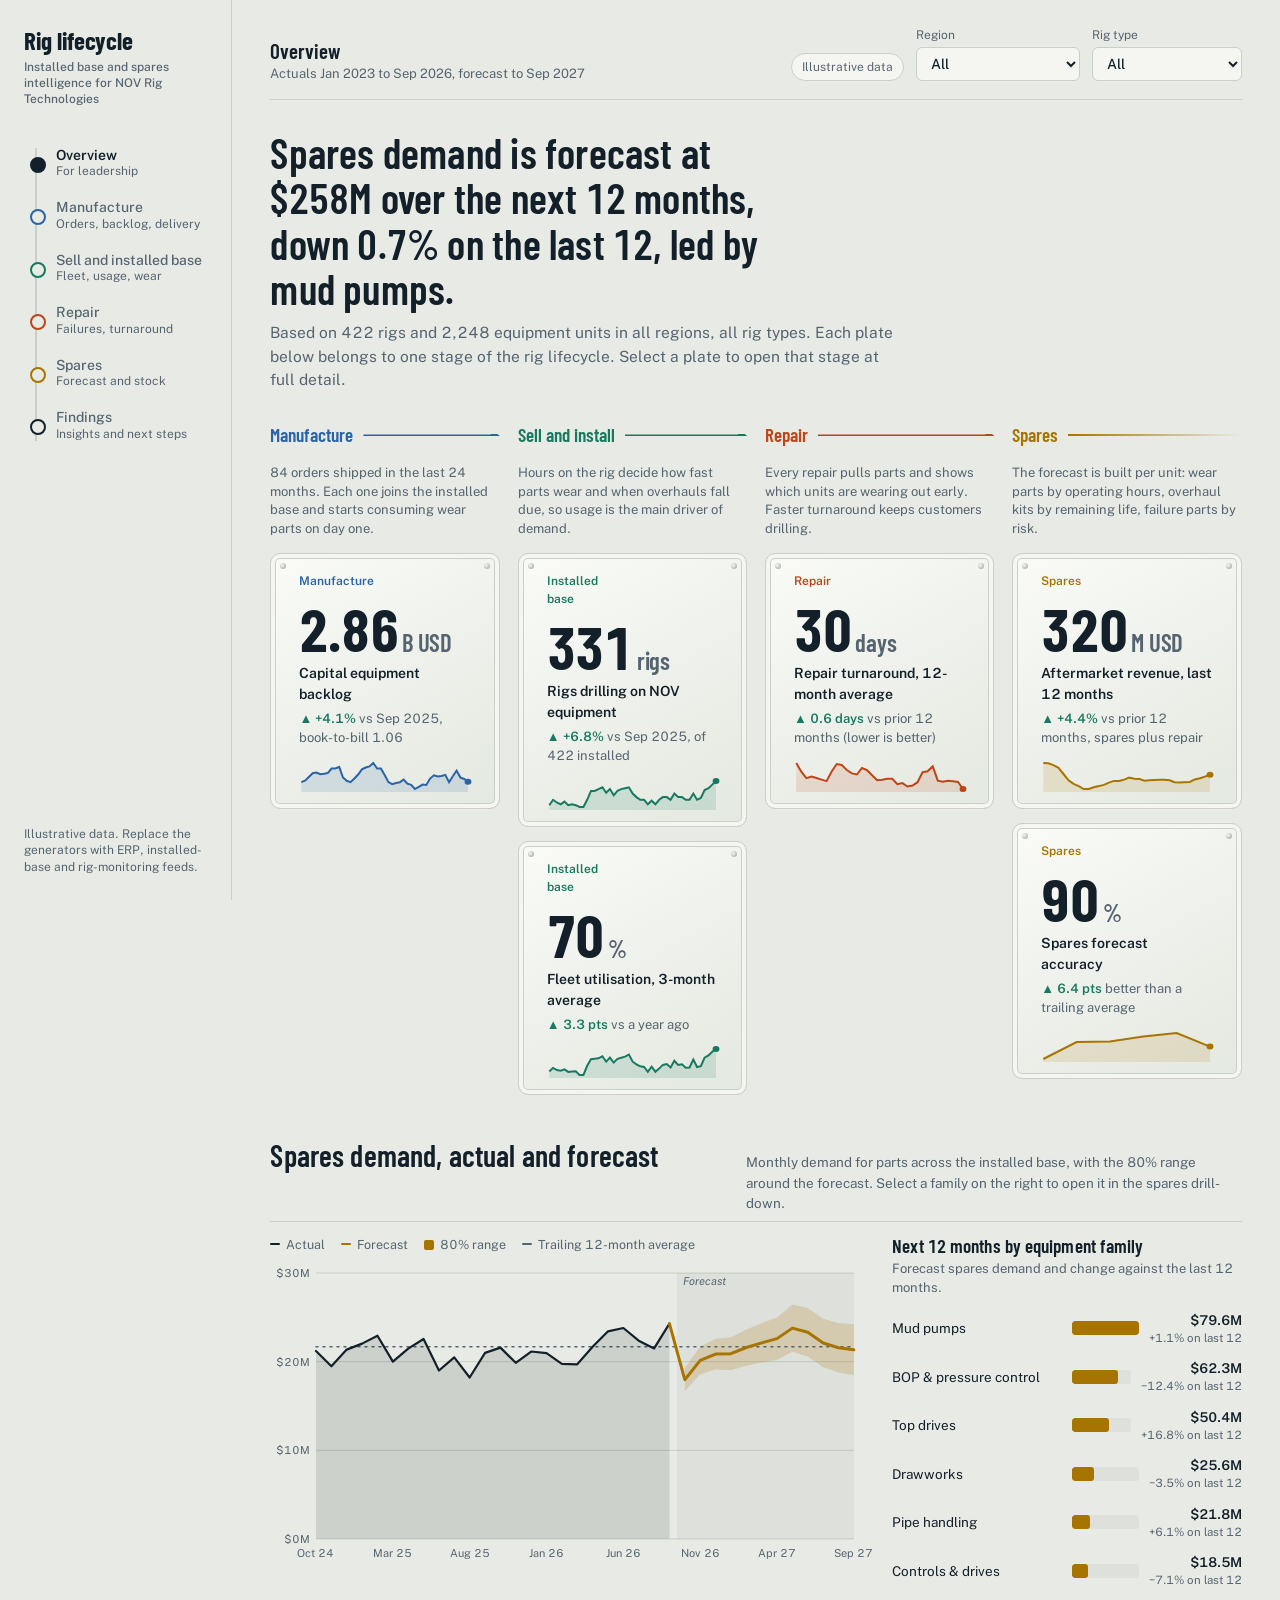
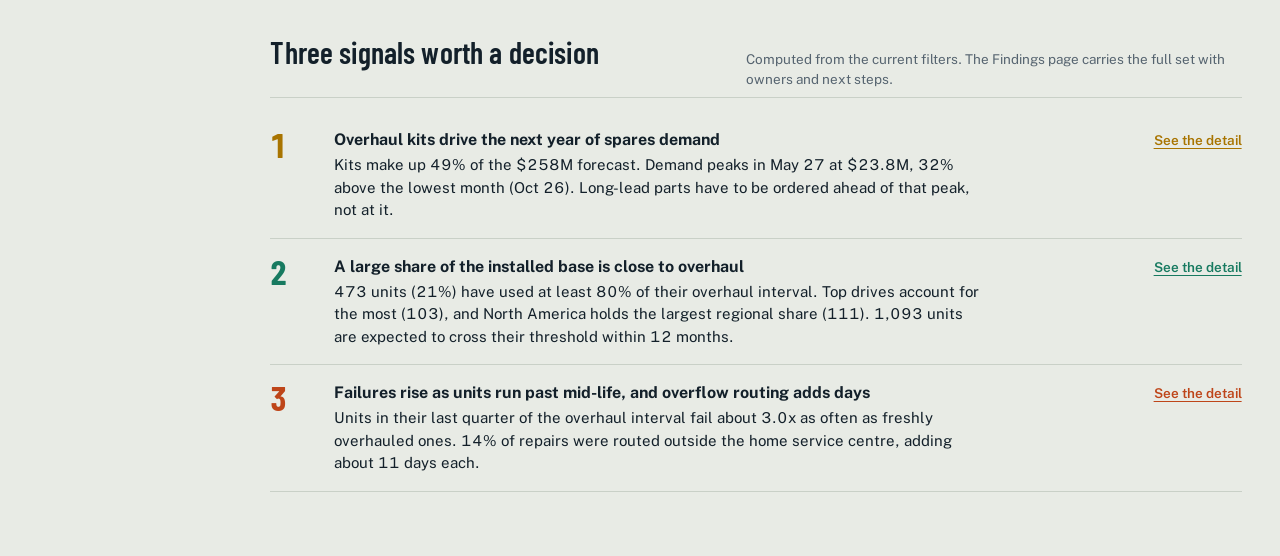
<file: index.html>
<!DOCTYPE html>
<html lang="en">
<head>
<meta charset="utf-8">
<meta name="viewport" content="width=device-width, initial-scale=1, viewport-fit=cover">
<title>Rig lifecycle and spares intelligence</title>
<link rel="preconnect" href="https://fonts.googleapis.com">
<link rel="preconnect" href="https://fonts.gstatic.com" crossorigin>
<link href="https://fonts.googleapis.com/css2?family=Barlow+Condensed:wght@500;600;700&family=Public+Sans:wght@400;500;600&display=swap" rel="stylesheet">
<style>
:root{
  --paper:#E8EBE5;--panel:#F5F6F1;--ink:#13202A;--mute:#566470;--line:#C9D0C7;--hover:rgba(19,32,42,.08);--shade:rgba(19,32,42,.05);
  --man:#2B63A8;--ins:#177A60;--rep:#BE4519;--spa:#A87400;
  --s1:#2B63A8;--s2:#7BA3D1;--s3:#A7B3BE;--s4:#4B5C6A;
  --good:#177A60;--bad:#B3261E;--warn:#A87400;
  --plate-a:#FAFBF7;--plate-b:#E3E8E0;--rivet:#98A398;
  --fd:'Barlow Condensed','Arial Narrow',Impact,sans-serif;--fb:'Public Sans','Segoe UI',Helvetica,Arial,sans-serif;
}
@media (prefers-color-scheme:dark){:root:not([data-theme="light"]){
  --paper:#0D151B;--panel:#15212A;--ink:#E7ECEF;--mute:#93A2AD;--line:#2A3945;--hover:rgba(231,236,239,.1);--shade:rgba(231,236,239,.05);
  --man:#6FA8EE;--ins:#4EC4A0;--rep:#F28D5F;--spa:#EBBB4B;--s1:#6FA8EE;--s2:#3E6BA0;--s3:#5F6F7B;--s4:#E7ECEF;
  --good:#4EC4A0;--bad:#FF8A80;--warn:#EBBB4B;--plate-a:#1B2A34;--plate-b:#111C24;--rivet:#3C4E5B;}}
:root[data-theme="dark"]{
  --paper:#0D151B;--panel:#15212A;--ink:#E7ECEF;--mute:#93A2AD;--line:#2A3945;--hover:rgba(231,236,239,.1);--shade:rgba(231,236,239,.05);
  --man:#6FA8EE;--ins:#4EC4A0;--rep:#F28D5F;--spa:#EBBB4B;--s1:#6FA8EE;--s2:#3E6BA0;--s3:#5F6F7B;--s4:#E7ECEF;
  --good:#4EC4A0;--bad:#FF8A80;--warn:#EBBB4B;--plate-a:#1B2A34;--plate-b:#111C24;--rivet:#3C4E5B;}
*{box-sizing:border-box}
html{height:100%;scroll-padding-top:env(safe-area-inset-top,0px)}
body{margin:0;min-height:100%;background:var(--paper);color:var(--ink);font:400 15px/1.5 var(--fb);font-variant-numeric:tabular-nums;
  padding-top:env(safe-area-inset-top,0px);padding-bottom:env(safe-area-inset-bottom,0px);-webkit-text-size-adjust:100%}
button{font:inherit;color:inherit;cursor:pointer}
:focus-visible{outline:2px solid var(--ink);outline-offset:2px}
h1,h2,h3{font-family:var(--fd);font-weight:600;margin:0;letter-spacing:.005em;line-height:1.08}
h1{font-size:clamp(30px,4.2vw,50px)}
h2{font-size:clamp(22px,2.4vw,30px)}
h3{font-size:19px}
p{margin:0}
.mute{color:var(--mute)}

.app{display:grid;grid-template-columns:232px minmax(0,1fr);min-height:100vh}
/* rail */
.rail{position:sticky;top:0;align-self:start;height:100vh;padding:28px 18px 24px 24px;border-right:1px solid var(--line);display:flex;flex-direction:column;gap:6px;background:var(--paper)}
.brand{font-family:var(--fd);font-weight:700;font-size:25px;line-height:1;margin-bottom:2px}
.brand small{display:block;font:500 12px/1.35 var(--fb);color:var(--mute);margin-top:6px}
.track{position:relative;margin:22px 0 0 6px;padding-left:20px;display:flex;flex-direction:column;gap:2px}
.track::before{content:"";position:absolute;left:5px;top:10px;bottom:10px;width:2px;background:var(--line)}
.nv{position:relative;text-align:left;background:none;border:0;padding:9px 8px 9px 6px;border-radius:6px;color:var(--mute);font-weight:500;font-size:14px;line-height:1.25}
.nv::before{content:"";position:absolute;left:-20px;top:50%;width:12px;height:12px;margin-top:-6px;border-radius:50%;background:var(--paper);border:2px solid var(--c,var(--mute))}
.nv:hover{background:var(--hover);color:var(--ink)}
.nv[aria-current="page"]{color:var(--ink);font-weight:600}
.nv[aria-current="page"]::before{background:var(--c,var(--ink))}
.nv small{display:block;font-weight:400;font-size:12px;color:var(--mute)}
.railfoot{margin-top:auto;font-size:12px;color:var(--mute);line-height:1.4}
/* top */
.wrap{min-width:0;padding:0 clamp(16px,3vw,40px) 64px}
.top{display:flex;flex-wrap:wrap;gap:14px 24px;align-items:flex-end;justify-content:space-between;padding:26px 0 18px;border-bottom:1px solid var(--line)}
.top .ttl{font-family:var(--fd);font-weight:600;font-size:21px}
.top .ttl small{display:block;font:400 13px var(--fb);color:var(--mute)}
.flt{display:flex;flex-wrap:wrap;gap:12px;align-items:flex-end}
.flt label{display:flex;flex-direction:column;font-size:12px;color:var(--mute);gap:3px}
select{font:500 14px var(--fb);color:var(--ink);background:var(--panel);border:1px solid var(--line);border-radius:6px;padding:7px 28px 7px 10px;min-width:150px}
.badge{font-size:12px;border:1px solid var(--line);border-radius:99px;padding:4px 10px;color:var(--mute);background:var(--panel)}
main{padding-top:30px}
.sub{color:var(--mute);max-width:70ch;margin-top:10px}
section{margin-top:44px}
section:first-child{margin-top:0}
.sh{display:flex;flex-wrap:wrap;align-items:baseline;justify-content:space-between;gap:6px 16px;margin-bottom:14px;padding-bottom:8px;border-bottom:1px solid var(--line)}
.sh p{color:var(--mute);font-size:13.5px;max-width:62ch}
.grid2{display:grid;grid-template-columns:repeat(2,minmax(0,1fr));gap:28px}
.grid3{display:grid;grid-template-columns:repeat(3,minmax(0,1fr));gap:28px}
.pc h3{margin-bottom:2px}.pc .cap{font-size:13px;color:var(--mute);margin-bottom:10px;max-width:60ch}
svg{display:block;max-width:100%;overflow:visible}
svg text{font-family:var(--fb)}
.gl{stroke:var(--line);stroke-width:1}
.ax{fill:var(--mute);font-size:11px}
.fcz{fill:var(--shade)}.fct{font-style:italic}
.hit{fill:transparent}.hit:hover{fill:var(--hover)}
.dot{display:inline-block;width:8px;height:8px;border-radius:50%;margin-right:6px}
.tip{position:fixed;z-index:20;pointer-events:none;background:var(--ink);color:var(--paper);font-size:12.5px;line-height:1.45;padding:8px 10px;border-radius:6px;max-width:260px;opacity:0;transition:opacity .08s;box-shadow:0 4px 18px rgba(0,0,0,.25)}
.tip.on{opacity:1}
.leg{display:flex;flex-wrap:wrap;gap:6px 16px;font-size:12.5px;color:var(--mute);margin:0 0 8px}
.leg span::before{content:"";display:inline-block;width:10px;height:10px;border-radius:2px;margin-right:6px;background:var(--c);vertical-align:-1px}
.leg .ln::before{height:2px;margin-bottom:3px;vertical-align:middle}
/* overview hero */
.hero h1{max-width:27ch;font-size:clamp(28px,3.4vw,42px)}
.hero .sub{font-size:15.5px}
.chain{display:grid;grid-template-columns:repeat(4,minmax(0,1fr));gap:18px;margin-top:30px}
.stage{display:flex;flex-direction:column;gap:14px;min-width:0}
.sg{font-family:var(--fd);font-weight:600;font-size:19px;display:flex;align-items:center;gap:10px;color:var(--c)}
.sg::after{content:"";flex:1;height:2px;background:linear-gradient(90deg,var(--c),transparent)}
.stage:not(:last-child) .sg::after{background:var(--c);clip-path:polygon(0 0,calc(100% - 9px) 0,calc(100% - 9px) -4px,100% 50%,calc(100% - 9px) 6px,calc(100% - 9px) 2px,0 2px)}
.snote{font-size:13px;color:var(--mute);line-height:1.45;min-height:5.8em}
.plates{display:flex;flex-direction:column;gap:14px;flex:1}
/* KPI plate */
.plate{position:relative;flex:0 0 auto;display:flex;flex-direction:column;gap:2px;padding:16px 18px 14px;border-radius:10px;cursor:pointer;color:var(--ink);
  background:linear-gradient(150deg,var(--plate-a),var(--plate-b));border:1px solid var(--line);
  box-shadow:inset 0 0 0 4px var(--panel),inset 0 0 0 5px var(--line);transition:transform .15s,border-color .15s}
.plate::before,.plate::after{content:"";position:absolute;width:6px;height:6px;border-radius:50%;background:radial-gradient(circle at 35% 35%,var(--panel),var(--rivet));top:9px}
.plate::before{left:9px}.plate::after{right:9px}
.plate:hover{transform:translateY(-2px);border-color:var(--c)}
.plate:focus-visible{outline-color:var(--c)}
.pl-top{display:flex;justify-content:space-between;align-items:center;font-size:12px;margin:2px 10px 0 10px;color:var(--c);font-weight:600}
.pl-go{opacity:.0;transition:opacity .15s;font-weight:500;color:var(--mute)}.plate:hover .pl-go,.plate:focus-visible .pl-go{opacity:1}
.pl-val{font-family:var(--fd);font-weight:700;font-size:clamp(44px,4.6vw,60px);line-height:1;margin:8px 10px 0;letter-spacing:-.005em}
.pl-val small{font-size:.42em;font-weight:600;margin-left:4px;color:var(--mute)}
.pl-name{margin:2px 10px 0;font-weight:600;font-size:14px}
.pl-d{margin:2px 10px 0;font-size:13px;color:var(--mute)}
.pl-d b{font-weight:600}.up b{color:var(--good)}.dn b{color:var(--bad)}
.pl-sp{margin:8px 10px 0;height:36px}
.legend-dir{display:inline-block;margin-left:4px;font-size:11px;color:var(--mute)}
/* tables */
.tools{display:flex;flex-wrap:wrap;gap:10px;align-items:center;margin-bottom:10px}
input[type=search]{font:400 14px var(--fb);color:var(--ink);background:var(--panel);border:1px solid var(--line);border-radius:6px;padding:7px 10px;min-width:270px}
.seg{display:inline-flex;border:1px solid var(--line);border-radius:7px;overflow:hidden;background:var(--panel)}
.seg button{border:0;background:none;padding:7px 12px;font-size:13.5px;color:var(--mute)}
.seg button[aria-pressed="true"]{background:var(--ink);color:var(--paper)}
.chips{display:flex;flex-wrap:wrap;gap:8px}
.chip{border:1px solid var(--line);background:var(--panel);border-radius:99px;padding:6px 13px;font-size:13.5px;color:var(--mute)}
.chip[aria-pressed="true"]{background:var(--c,var(--ink));border-color:var(--c,var(--ink));color:var(--paper);font-weight:600}
.tw{overflow-x:auto;border-top:1px solid var(--line)}
.tbl{width:100%;border-collapse:collapse;font-size:13.5px;min-width:640px}
.tbl th{font-weight:600;font-size:12.5px;color:var(--mute);text-align:left;padding:9px 10px;border-bottom:1px solid var(--line);cursor:pointer;white-space:nowrap;position:sticky;top:0;background:var(--paper)}
.tbl td{padding:9px 10px;border-bottom:1px solid var(--line);vertical-align:middle}
.tbl .r{text-align:right}.tbl th.r{text-align:right}
.tbl tbody tr[data-act]{cursor:pointer}.tbl tbody tr[data-act]:hover td{background:var(--hover)}
.tbl tr.sel td{background:var(--shade)}
.tbl .xr td{background:var(--shade);padding:16px 14px 18px}
.tbl small{display:block;color:var(--mute);font-size:12px}
.more{margin-top:10px;background:none;border:1px solid var(--line);border-radius:6px;padding:7px 14px;color:var(--mute)}
.st{display:inline-block;border-radius:99px;padding:2px 9px;font-size:12px;font-weight:600;border:1px solid currentColor}
.st.ok{color:var(--good)}.st.soon{color:var(--warn)}.st.now{color:var(--bad)}.st.excess{color:var(--mute)}.st.idle{color:var(--mute)}
/* bars */
.bars{display:flex;flex-direction:column;gap:7px}
.br{display:grid;grid-template-columns:minmax(110px,170px) minmax(0,1fr) auto;gap:10px;align-items:center;font-size:13.5px;padding:2px 0;border-radius:4px}
.br[data-act]{cursor:pointer}.br[data-act]:hover{background:var(--hover)}
.bl small{display:block;color:var(--mute);font-size:11.5px;line-height:1.2}
.bt{height:14px;background:var(--shade);border-radius:3px;overflow:hidden}.bt i{display:block;height:100%;border-radius:3px}
.bv{font-weight:600;min-width:62px;text-align:right}.bv small{display:block;font-weight:400;color:var(--mute);font-size:11.5px}
.pair .bt{height:9px;margin-bottom:3px}
/* heat */
.heat{display:grid;gap:3px;font-size:12.5px}
.heat div{padding:9px 6px;text-align:center;border-radius:3px}
.heat .hh{color:var(--mute);font-weight:600;background:none;padding:4px}
.heat .hl{text-align:left;color:var(--ink);font-weight:500;background:none}
/* callouts, stat strips */
.stats{display:grid;grid-template-columns:repeat(auto-fit,minmax(150px,1fr));gap:0;border-top:2px solid var(--c,var(--ink));border-bottom:1px solid var(--line)}
.stat{padding:12px 16px 12px 0;margin-right:16px}
.stat b{display:block;font-family:var(--fd);font-size:34px;font-weight:700;line-height:1.05}
.stat span{font-size:12.5px;color:var(--mute)}
.call{border-left:3px solid var(--c,var(--ink));padding:4px 0 4px 14px;color:var(--mute);font-size:14px;max-width:74ch}
.ph{display:flex;flex-wrap:wrap;gap:10px 20px;align-items:flex-end;justify-content:space-between}
.ph .idx{font-size:13px;font-weight:600;color:var(--c)}
.ph h1{font-size:clamp(30px,3.6vw,44px);margin-top:2px}
.bar-c{height:6px;background:var(--c);width:64px;border-radius:3px;margin-bottom:12px}
.gantt{display:flex;height:22px;border-radius:4px;overflow:hidden;margin:8px 0 4px;font-size:11.5px}
.gantt div{display:flex;align-items:center;justify-content:center;color:#fff;white-space:nowrap;overflow:hidden}
.kv{display:grid;grid-template-columns:repeat(auto-fit,minmax(150px,1fr));gap:10px 20px;font-size:13px}
.kv b{display:block;font-size:15px}.kv span{color:var(--mute)}
/* sliders */
.scen{display:grid;grid-template-columns:repeat(auto-fit,minmax(220px,1fr));gap:18px 30px;margin:14px 0 6px}
.scen label{font-size:13.5px;font-weight:600;display:block}
.scen output{font-weight:600;color:var(--c)}
.scen small{display:block;color:var(--mute);font-weight:400;font-size:12px}
input[type=range]{width:100%;accent-color:var(--c,var(--spa))}
.btn{border:1px solid var(--line);background:var(--panel);border-radius:6px;padding:7px 13px;font-size:13.5px;color:var(--ink)}
.btn:hover{border-color:var(--ink)}
/* findings */
.find{display:grid;gap:0}
.fi{display:grid;grid-template-columns:48px minmax(0,1fr) auto;gap:6px 16px;padding:16px 0;border-bottom:1px solid var(--line);align-items:start}
.fi .n{font-family:var(--fd);font-size:34px;font-weight:700;color:var(--c);line-height:1}
.fi p{max-width:72ch}.fi b.h{display:block;font-size:16px;margin-bottom:2px}
.lnk{background:none;border:0;color:var(--c,var(--ink));font-weight:600;padding:2px 0;text-decoration:underline;text-underline-offset:3px;font-size:13.5px}
.rec{display:grid;grid-template-columns:34px minmax(0,1fr);gap:4px 14px;padding:16px 0;border-bottom:1px solid var(--line)}
.rec .n{font-family:var(--fd);font-size:28px;font-weight:700;color:var(--c);line-height:1}
.rec .m{display:flex;flex-wrap:wrap;gap:6px 18px;font-size:13px;color:var(--mute);margin-top:6px}
.rec .m b{color:var(--ink);font-weight:600}
.phase{border-top:3px solid var(--c);padding-top:10px}
.phase h3{margin-bottom:6px}.phase ul{margin:0;padding-left:18px;font-size:14px}.phase li{margin:5px 0}
.watch{display:grid;grid-template-columns:repeat(auto-fit,minmax(190px,1fr));gap:0 24px}
.watch div{padding:10px 0;border-bottom:1px solid var(--line);font-size:13.5px}.watch b{font-family:var(--fd);font-size:24px;display:block;line-height:1.1}
.close p{max-width:74ch;margin-top:10px}
.close p:first-child{margin-top:0}
.foot{margin-top:56px;padding-top:14px;border-top:1px solid var(--line);font-size:12.5px;color:var(--mute);max-width:90ch}
/* responsive */
.split{display:grid;grid-template-columns:minmax(0,1.7fr) minmax(0,1fr);gap:28px}
@media (max-width:900px){.split{grid-template-columns:1fr}}
@media (max-width:1180px){.chain{grid-template-columns:repeat(2,minmax(0,1fr))}.stage:not(:last-child) .sg::after{clip-path:none;background:linear-gradient(90deg,var(--c),transparent)}.grid3{grid-template-columns:1fr}}
@media (max-width:900px){
  .app{grid-template-columns:1fr}
  .rail{position:sticky;z-index:10;top:0;height:auto;flex-direction:row;align-items:center;padding:10px 14px;border-right:0;border-bottom:1px solid var(--line);overflow-x:auto;gap:12px}
  .brand{white-space:nowrap;font-size:20px}.brand small,.railfoot,.nv small{display:none}
  .track{flex-direction:row;margin:0;padding:0;gap:4px}.track::before{display:none}
  .nv{white-space:nowrap;padding:7px 10px}.nv::before{display:none}.nv[aria-current="page"]{background:var(--c,var(--ink));color:var(--paper)}
  .grid2{grid-template-columns:1fr}.fi{grid-template-columns:36px 1fr}.fi .lnk{grid-column:2}
  .br{grid-template-columns:100px minmax(0,1fr) auto}
}
@media (max-width:620px){.chain{grid-template-columns:1fr}.top{padding-top:16px}.flt select{min-width:130px}}
@media (prefers-reduced-motion:reduce){*{transition:none!important}}

</style>
</head>
<body>
<div class="app">
  <aside class="rail" id="rail" aria-label="Lifecycle navigation"></aside>
  <div class="wrap">
    <header class="top" id="top"></header>
    <main id="main" tabindex="-1"></main>
  </div>
</div>
<div id="tip" class="tip" role="tooltip"></div>
<script>
/* ============ DATA + MODEL (synthetic, seeded) ============ */
const MN=['Jan','Feb','Mar','Apr','May','Jun','Jul','Aug','Sep','Oct','Nov','Dec'];
const mLab=m=>MN[((m%12)+12)%12]+' '+String((2023+Math.floor(m/12))%100).padStart(2,'0');
const NM=45, HZ=12, NOW=NM-1;           // Jan 2023 .. Sep 2026 actuals, 12-month forecast
const REGIONS=['North America','Middle East','Latin America','Asia Pacific','Europe & Africa'];
const RTYPES=['Land','Jack-up','Floater'];
const PF={'North America':1,'Middle East':1.06,'Latin America':1.08,'Asia Pacific':1.04,'Europe & Africa':1.10};
const CENTER={'North America':'Houston','Middle East':'Dubai','Latin America':'Macaé','Asia Pacific':'Singapore','Europe & Africa':'Aberdeen'};
const CENTERS=['Houston','Dubai','Macaé','Singapore','Aberdeen'];

function mulberry32(a){return function(){a|=0;a=a+0x6D2B79F5|0;let t=Math.imul(a^a>>>15,1|a);t=t+Math.imul(t^t>>>7,61|t)^t;return((t^t>>>14)>>>0)/4294967296}}
const R=mulberry32(20261012);
const rnd=(a=0,b=1)=>a+(b-a)*R();
const pick=a=>a[Math.floor(R()*a.length)];
const gauss=()=>{let u=0,v=0;while(!u)u=R();while(!v)v=R();return Math.sqrt(-2*Math.log(u))*Math.cos(2*Math.PI*v)};
const poisson=l=>{if(l>30)return Math.max(0,Math.round(l+Math.sqrt(l)*gauss()));const L=Math.exp(-l);let k=0,p=1;do{k++;p*=R()}while(p>L);return k-1};
const hazard=x=>0.6+1.6*Math.pow(Math.min(x,1.2),2);

/* Equipment families: overhaul interval (operating hrs), consumable $/op-hr, overhaul kit $, failures per 1,000 hrs,
   unplanned repair $, repair turnaround (days), duty (share of rig hours the unit runs) */
const FAMS=[
 {id:'TD',name:'Top drives',ovh:9500,spHr:14,kit:125e3,lam:.040,rep:42e3,tat:24,duty:.70,models:['TDX-1250','HPS-1000','TDS-11'],
  modes:['Main shaft bearing wear','Gearbox damage','Pipe handler fault','Drive motor fault','Hydraulic leak'],
  parts:[['TD-1101','Washpipe packing kit',.28,1800,8],['TD-1102','Main shaft bearing set',.22,24500,26],['TD-1103','Gearbox seal kit',.18,3200,10],['TD-1104','IBOP valve actuator',.14,9800,14],['TD-1105','Link-tilt cylinder',.10,6400,12],['TD-1106','Cooling blower motor',.08,2900,9]]},
 {id:'MP',name:'Mud pumps',ovh:6500,spHr:22,kit:90e3,lam:.080,rep:28e3,tat:14,duty:.85,models:['14-P-220','12-P-160','Hex pump'],
  modes:['Fluid-end cracking','Valve & seat washout','Liner / piston wear','Pulsation dampener fault','Gear-end bearing'],
  parts:[['MP-2201','Valve & seat set',.30,950,5],['MP-2202','Liner & piston kit',.26,3100,6],['MP-2203','Fluid end module',.16,38000,30],['MP-2204','Packing set',.14,720,4],['MP-2205','Pulsation dampener bladder',.08,1300,8],['MP-2206','Gear-end bearing',.06,5200,18]]},
 {id:'DW',name:'Drawworks',ovh:14000,spHr:9,kit:170e3,lam:.020,rep:65e3,tat:35,duty:.60,models:['2,000 hp class','3,000 hp class'],
  modes:['Brake band wear','Drum clutch fault','Drive shaft bearing','Lube system failure'],
  parts:[['DW-3301','Brake band set',.30,14800,16],['DW-3302','Drum clutch kit',.24,11200,18],['DW-3303','Drive shaft bearing',.18,18900,28],['DW-3304','Gear lube pump',.14,4600,12],['DW-3305','Brake cooling pump',.08,5800,12],['DW-3306','Encoder assembly',.06,2100,8]]},
 {id:'BOP',name:'BOP & pressure control',ovh:8000,spHr:11,kit:250e3,lam:.015,rep:120e3,tat:45,duty:.80,models:['Subsea stack 18¾″ 15K','Surface stack 13⅝″ 10K','Surface stack 11″ 5K'],
  modes:['Annular element wear','Ram seal leak','Choke & kill valve fault','Pod regulator drift'],
  parts:[['BP-4401','Annular packing element',.28,22500,24],['BP-4402','Ram rubber set',.26,6900,14],['BP-4403','Bonnet seal kit',.18,3400,10],['BP-4404','Choke & kill valve',.12,31000,32],['BP-4405','Pod regulator',.10,12800,22],['BP-4406','Accumulator bladder',.06,2700,9]]},
 {id:'PH',name:'Pipe handling',ovh:8500,spHr:8,kit:62e3,lam:.050,rep:30e3,tat:18,duty:.65,models:['Iron roughneck','Pipe racker','Catwalk'],
  modes:['Gripper wear','Hydraulic cylinder leak','Rotary head bearing','Sensor fault'],
  parts:[['PH-5501','Gripper jaw set',.30,2300,6],['PH-5502','Torque wrench die set',.22,1700,5],['PH-5503','Hydraulic cylinder kit',.20,4100,10],['PH-5504','Rotary head bearing',.12,8800,16],['PH-5505','Hose & fitting kit',.10,950,4],['PH-5506','Sensor package',.06,3600,9]]},
 {id:'CT',name:'Controls & drives',ovh:11000,spHr:4,kit:45e3,lam:.040,rep:22e3,tat:10,duty:.95,models:['NOVOS control system','AC drive (VFD)'],
  modes:['Drive module failure','PLC / I/O fault','Network fault','Cooling fault'],
  parts:[['CT-6601','Drive IGBT module',.30,7800,12],['CT-6602','PLC I/O card',.24,2400,8],['CT-6603','Operator HMI panel',.18,5900,14],['CT-6604','Cooling fan kit',.14,780,4],['CT-6605','Encoder cable set',.08,640,3],['CT-6606','Network switch',.06,1900,6]]}
];
const FAM={};FAMS.forEach(f=>{FAM[f.id]=f;f.kitPart=[f.id+'-K',f.name.replace('& pressure control','')+' major overhaul kit',null,f.kit,Math.round(10+f.kit/25000)]});

/* ---- customers & rigs ---- */
const CUSTS=[];
const fleet=[58,52,46,40,36,32,30,26,24,20,18,16,14,10];
const kinds=['Offshore','Land','Mixed','Offshore','Land','Offshore','Mixed','Land','Offshore','Mixed','Land','Offshore','Land','Mixed'];
const homes=['Middle East','North America','Latin America','Europe & Africa','North America','Asia Pacific','Middle East','North America','Latin America','Asia Pacific','Middle East','Europe & Africa','Latin America','Asia Pacific'];
fleet.forEach((n,i)=>CUSTS.push({id:'C'+(i+1),name:'Contractor '+String.fromCharCode(65+i),kind:kinds[i],home:homes[i],n}));
const CUST={};CUSTS.forEach(c=>CUST[c.id]=c);

const bump=(m,c,w)=>Math.exp(-Math.pow((m-c)/w,2));
const MKT={Land:m=>.80-.06*bump(m,30,7)+.025*Math.sin(m/12*2*Math.PI),
 'Jack-up':m=>.70+.17*Math.pow(Math.max(m,0)/44,.8)-.03*bump(m,26,5),
 Floater:m=>.58+.25*Math.pow(Math.max(m,0)/44,.7)-.04*bump(m,27,5)};

const RIGS=[];let rn=1;
CUSTS.forEach(c=>{for(let i=0;i<c.n;i++){
  const type=c.kind==='Land'?'Land':c.kind==='Offshore'?(R()<.55?'Floater':'Jack-up'):(R()<.5?'Land':(R()<.5?'Jack-up':'Floater'));
  const region=R()<.75?c.home:pick(REGIONS);
  const comm=type==='Land'?Math.round(rnd(2008,2022)):type==='Jack-up'?Math.round(rnd(2000,2019)):Math.round(rnd(2004,2017));
  RIGS.push({id:'RIG-'+String(rn++).padStart(3,'0'),cust:c.id,type,region,comm,hrs:new Float32Array(NM),act:new Uint8Array(NM),units:[]});
}});
RIGS.forEach(r=>{let a=R()<MKT[r.type](0);
  for(let m=0;m<NM;m++){if(R()>.88)a=R()<MKT[r.type](m);r.act[m]=a?1:0;r.hrs[m]=a?730*rnd(.82,.97):0;}});

/* ---- units + monthly simulation ---- */
const UNITS=[],WOS=[];let un=1;
const PRES={Land:{TD:.9,MP:1,DW:.85,BOP:.6,PH:.7,CT:.95},'Jack-up':{TD:1,MP:1,DW:.9,BOP:.9,PH:.85,CT:1},Floater:{TD:1,MP:1,DW:.75,BOP:1,PH:1,CT:1}};
RIGS.forEach(r=>{FAMS.forEach(f=>{
  if(R()>PRES[r.type][f.id])return;
  const tm=f.id==='BOP'?({Land:.35,'Jack-up':.8,Floater:1.6})[r.type]:(r.type==='Floater'?1.15:r.type==='Land'?.9:1);
  const u={id:f.id+'-'+String(un++).padStart(5,'0'),rig:r.id,fam:f.id,model:pick(f.models),comm:Math.min(2024,r.comm+Math.round(rnd(0,4))),
    tm,pf:PF[r.region],cust:r.cust,region:r.region,type:r.type,
    hrs:new Float32Array(NM),spC:new Float32Array(NM),spK:new Float32Array(NM),spF:new Float32Array(NM),rep:new Float32Array(NM),
    fail:new Uint8Array(NM),ovh:new Uint8Array(NM),hs:new Float32Array(NM),hs0:0};
  const cohort=r.comm>=2009&&r.comm<=2016&&R()<.9;
  const rem=rnd(1,12)*f.duty*420;
  let hs=u.hs0=(cohort?Math.max(.03,1-rem/f.ovh):rnd(.02,.97))*f.ovh, thr=f.ovh*rnd(.95,1.08);
  for(let m=0;m<NM;m++){
    const h=r.hrs[m]*f.duty*rnd(.9,1.05); u.hrs[m]=h;
    u.spC[m]=h*f.spHr*tm*u.pf*rnd(.8,1.2);
    const x0=hs/f.ovh; hs+=h;
    const nf=poisson(f.lam*h/1000*hazard(x0)); u.fail[m]=nf;
    for(let k=0;k<nf;k++){
      const cost=f.rep*tm*u.pf*Math.exp(.35*gauss());
      u.spF[m]+=cost*.35;u.rep[m]+=cost*.65;
      WOS.push(mkWO(u,f,m,false,FAMS_mode(f),cost));
    }
    if(hs>=thr){
      const kit=f.kit*tm*u.pf*rnd(.9,1.1), lab=f.kit*.35*tm*u.pf*rnd(.85,1.15);
      u.spK[m]=kit;u.rep[m]+=lab;u.ovh[m]=1;
      WOS.push(mkWO(u,f,m,true,'Planned major overhaul',kit+lab,kit,lab));
      hs=rnd(0,300);thr=f.ovh*rnd(.95,1.08);
    }
    u.hs[m]=hs;
  }
  UNITS.push(u);r.units.push(u);
});});
function FAMS_mode(f){const w=[.38,.26,.18,.12,.06].slice(0,f.modes.length);const s=w.reduce((a,b)=>a+b,0);let x=R()*s;for(let i=0;i<w.length;i++){x-=w[i];if(x<=0)return f.modes[i];}return f.modes[0];}
function mkWO(u,f,m,planned,mode,cost,parts,labour){
  const home=CENTER[u.region], center=R()<.82?home:'Houston', overflow=center!==home;
  let tat=(planned?f.tat*1.5:f.tat*.75)*(1.15-.2*m/44)*Math.exp(.3*gauss());
  if(overflow)tat=tat*1.15+7;
  return {unit:u.id,rig:u.rig,fam:f.id,cust:u.cust,region:u.region,type:u.type,m,planned,mode,tat:Math.round(tat),cost,
    parts:parts!=null?parts:cost*.35,labour:labour!=null?labour:cost*.65,center,overflow,model:u.model};
}
WOS.sort((a,b)=>a.m-b.m);WOS.forEach((w,i)=>w.id='WO-'+String(10001+i));

/* ---- capital orders (manufacturing) ---- */
const PRODS=[
 {id:'PKG-OFF',name:'Offshore drilling package',grp:'Rig packages',lead:26,val:[70,230]},
 {id:'PKG-LND',name:'Land rig package',grp:'Rig packages',lead:14,val:[18,45]},
 {id:'TD',name:'Top drive',grp:'Top drives & drawworks',lead:11,val:[6,14]},
 {id:'DW',name:'Drawworks',grp:'Top drives & drawworks',lead:14,val:[8,20]},
 {id:'MP',name:'Mud pump',grp:'Mud pumps & BOP',lead:9,val:[3,10]},
 {id:'BOP',name:'BOP stack',grp:'Mud pumps & BOP',lead:18,val:[15,60]},
 {id:'PH',name:'Pipe handling system',grp:'Handling & controls',lead:10,val:[4,12]},
 {id:'CT',name:'Controls & drives',grp:'Handling & controls',lead:10,val:[3,9]}];
const PROD={};PRODS.forEach(p=>PROD[p.id]=p);
const GRPS=['Rig packages','Top drives & drawworks','Mud pumps & BOP','Handling & controls'];
const PLANTS=['Houston','Kristiansand','Singapore','Dubai'];
const ORDERS=[];
for(let i=0;i<210;i++){
  const p=R()<.16?PRODS[0]:R()<.12?PRODS[1]:pick(PRODS.slice(2));
  const cs=[];CUSTS.forEach(c=>{for(let k=0;k<Math.ceil(c.n/10);k++)cs.push(c)});const c=pick(cs);
  const type=p.id==='PKG-OFF'?(R()<.5?'Floater':'Jack-up'):p.id==='PKG-LND'?'Land':(c.kind==='Land'?'Land':c.kind==='Offshore'?pick(['Floater','Jack-up']):pick(RTYPES));
  const om=Math.floor(-20+65*Math.pow(R(),.9));
  const lead=Math.round(p.lead*rnd(.85,1.15));
  const sched=om+lead;
  const slip=Math.max(-1,Math.round(2.4-1.7*Math.max(om,0)/44+gauss()*1.1));
  const plant=(type==='Land'&&R()<.6)?'Houston':(p.id==='PKG-OFF'?pick(['Kristiansand','Singapore','Houston']):pick(PLANTS));
  ORDERS.push({id:'PO-'+String(4000+i),cust:c.id,prod:p.id,grp:p.grp,type,region:R()<.8?c.home:pick(REGIONS),plant,
    val:rnd(p.val[0],p.val[1])*1e6,om,sched,act:sched+slip,slip});
}
ORDERS.sort((a,b)=>a.om-b.om);
ORDERS.forEach(o=>{o.delivered=o.act<=NOW;
  const pr=(NOW-o.om)/Math.max(1,(o.act-o.om));
  o.stage=o.delivered?'Delivered':pr<.2?'Engineering':pr<.7?'Fabrication':pr<.85?'Factory test':'Shipping & commissioning';
  o.pr=Math.max(0,Math.min(1,pr));});

/* ---- scope / aggregation ---- */
const S={page:'overview',region:'All',rtype:'All',fam:'All',scen:{util:0,defer:0,price:0},sort:{},q:{},open:{},oFilter:'Open'};
const inScope=o=>(S.region==='All'||o.region===S.region)&&(S.rtype==='All'||o.type===S.rtype);
const CACHE={};
const z=()=>new Float64Array(NM);
function scope(){
  const k=S.region+'|'+S.rtype; if(CACHE[k])return CACHE[k];
  const units=UNITS.filter(inScope),rigs=RIGS.filter(inScope),orders=ORDERS.filter(inScope),wos=WOS.filter(inScope);
  const A={units,rigs,orders,wos,sp:z(),spC:z(),spK:z(),spF:z(),rep:z(),hrs:z(),fails:z(),act:z(),rigHrs:z(),util:z(),
    famSp:{},famC:{},famK:{},famF:{},famRep:{},famHrs:{},famFail:{},typeUtil:{},bl:z(),blG:{},oin:z(),oout:z(),oinN:z()};
  FAMS.forEach(f=>{['famSp','famC','famK','famF','famRep','famHrs','famFail'].forEach(n=>A[n][f.id]=z())});
  units.forEach(u=>{const id=u.fam;for(let m=0;m<NM;m++){
    const c=u.spC[m],k=u.spK[m],f=u.spF[m];
    A.spC[m]+=c;A.spK[m]+=k;A.spF[m]+=f;A.sp[m]+=c+k+f;A.rep[m]+=u.rep[m];A.hrs[m]+=u.hrs[m];A.fails[m]+=u.fail[m];
    A.famSp[id][m]+=c+k+f;A.famC[id][m]+=c;A.famK[id][m]+=k;A.famF[id][m]+=f;A.famRep[id][m]+=u.rep[m];A.famHrs[id][m]+=u.hrs[m];A.famFail[id][m]+=u.fail[m];}});
  RTYPES.forEach(t=>A.typeUtil[t]={n:0,h:z(),u:z()});
  rigs.forEach(r=>{const T=A.typeUtil[r.type];T.n++;for(let m=0;m<NM;m++){A.act[m]+=r.act[m];A.rigHrs[m]+=r.hrs[m];T.h[m]+=r.hrs[m];}});
  for(let m=0;m<NM;m++){A.util[m]=rigs.length?A.rigHrs[m]/(730*rigs.length):0;RTYPES.forEach(t=>{const T=A.typeUtil[t];T.u[m]=T.n?T.h[m]/(730*T.n):null});}
  GRPS.forEach(g=>A.blG[g]=z());
  orders.forEach(o=>{for(let m=0;m<NM;m++){if(o.om<=m&&m<o.act){A.bl[m]+=o.val;A.blG[o.grp][m]+=o.val;}}
    if(o.om>=0&&o.om<NM){A.oin[o.om]+=o.val;} if(o.act>=0&&o.act<NM)A.oout[o.act]+=o.val;});
  return CACHE[k]=A;
}
const sum=(a,i0,i1)=>{let s=0;for(let i=Math.max(0,i0);i<=i1;i++)s+=a[i]||0;return s};
const mean=a=>a.length?a.reduce((x,y)=>x+y,0)/a.length:0;

/* ---- forecast engine: unit-level, hours-driven ---- */
const erf=x=>{const t=1/(1+.3275911*Math.abs(x)),y=1-(((((1.061405429*t-1.453152027)*t)+1.421413741)*t-.284496736)*t+.254829592)*t*Math.exp(-x*x);return x>=0?y:-y};
const Phi=x=>.5*(1+erf(x/Math.SQRT2));
function forecast(units,scen,s,Hn){
  const out={};FAMS.forEach(f=>out[f.id]={cons:Array(Hn).fill(0),kit:Array(Hn).fill(0),fail:Array(Hn).fill(0),kitN:Array(Hn).fill(0)});
  const next=new Map(), pr=1+scen.price, ut=1+scen.util;
  for(const u of units){const f=FAM[u.fam],o=out[u.fam];
    let a=0;for(let k=s-5;k<=s;k++)a+=u.hrs[k];const base=a/6, avgH=base*ut;
    const typH=Math.max(avgH,330*f.duty);
    const s0=.045*f.ovh, mu=f.ovh*1.015;
    let hs=u.hs[s], sg0=Math.sqrt(s0*s0+Math.pow(.32*typH,2)), prev=Phi((hs-mu)/(hs>mu?s0:sg0)), nx=false;
    for(let h=0;h<Hn;h++){
      const x0=hs/f.ovh;hs+=avgH;
      o.cons[h]+=avgH*f.spHr*u.tm*u.pf*pr;
      o.fail[h]+=f.lam*avgH/1000*hazard(x0)*f.rep*u.tm*u.pf*.35*1.07*pr;
      const sg=Math.sqrt(s0*s0+Math.pow(.32*typH*Math.sqrt(h+1),2));
      const zz=u.hs[s]+avgH*(h+1)-mu, cum=Phi(zz/(zz>0?s0:sg)), d=Math.max(0,cum-prev);prev=Math.max(prev,cum);
      if(h===0&&cum<0)0;
      o.kit[h]+=f.kit*u.tm*u.pf*pr*(1-scen.defer)*d;o.kitN[h]+=(1-scen.defer)*d;
      if(!nx&&cum>=.5){next.set(u.id,h);nx=true;}
    }}
  return {out,next};
}
function fcTotals(F,Hn){
  const tot=Array(Hn).fill(0),cons=Array(Hn).fill(0),kit=Array(Hn).fill(0),fail=Array(Hn).fill(0),fam={},kitN=Array(Hn).fill(0);
  FAMS.forEach(f=>{const o=F.out[f.id];fam[f.id]=o.cons.map((v,h)=>v+o.kit[h]+o.fail[h]);
    for(let h=0;h<Hn;h++){tot[h]+=fam[f.id][h];cons[h]+=o.cons[h];kit[h]+=o.kit[h];fail[h]+=o.fail[h];kitN[h]+=o.kitN[h];}});
  return {tot,cons,kit,fail,fam,kitN,next:F.next,out:F.out};
}
const NEUTRAL={util:0,defer:0,price:0};
const FCACHE={};
function getFc(scen){
  const k=S.region+'|'+S.rtype+'|'+JSON.stringify(scen||NEUTRAL);
  if(FCACHE[k])return FCACHE[k];
  const A=scope();return FCACHE[k]=fcTotals(forecast(A.units,scen||NEUTRAL,NOW,HZ),HZ);
}
function getBt(){
  const k='bt|'+S.region+'|'+S.rtype;if(FCACHE[k])return FCACHE[k];
  const A=scope(),s=38,Hn=6,F=fcTotals(forecast(A.units,NEUTRAL,s,Hn),Hn);
  let err=0,errB=0,act=0,mp=0,mpn=0;const byFam={};
  FAMS.forEach(f=>{const base=sum(A.famSp[f.id],s-11,s)/12;let e=0,eb=0,a=0;
    for(let h=0;h<Hn;h++){const A_=A.famSp[f.id][s+1+h];e+=Math.abs(F.fam[f.id][h]-A_);eb+=Math.abs(base-A_);a+=A_;}
    byFam[f.id]={wape:a?e/a:0,base:a?eb/a:0};err+=e;errB+=eb;act+=a;});
  const tot=[],fore=[],actual=[];
  for(let h=0;h<Hn;h++){const a=A.sp[s+1+h];if(a>0){mp+=Math.abs(F.tot[h]-a)/a;mpn++;}tot.push(F.tot[h]);actual.push(a);}
  return FCACHE[k]={wape:act?err/act:0,base:act?errB/act:0,mape:mpn?mp/mpn:.06,byFam,fc:tot,actual,s};
}

/* ---- parts ---- */
function hashN(str){let h=2166136261;for(let i=0;i<str.length;i++){h^=str.charCodeAt(i);h=Math.imul(h,16777619)}return ((h>>>0)%10000)/10000}
function partRows(famId){
  const A=scope(),FC=getFc(S.scen),fams=famId==='All'?FAMS:[FAM[famId]],rows=[];
  fams.forEach(f=>{
    const cons=A.famC[f.id],fail=A.famF[f.id],kit=A.famK[f.id],o=FC.out[f.id];
    const defs=f.parts.map(p=>({no:p[0],desc:p[1],share:p[2],price:p[3],lt:p[4],kind:'wear'})).concat([{no:f.kitPart[0],desc:f.kitPart[1],share:null,price:f.kitPart[3],lt:f.kitPart[4],kind:'kit'}]);
    defs.forEach(p=>{
      const hist=[],fc=[];
      for(let m=0;m<NM;m++)hist.push(p.kind==='kit'?kit[m]:(cons[m]+fail[m])*p.share);
      for(let h=0;h<HZ;h++)fc.push(p.kind==='kit'?o.kit[h]:(o.cons[h]+o.fail[h])*p.share);
      const t12=sum(hist,33,44),f12=fc.reduce((a,b)=>a+b,0);
      const qHist=hist.map(v=>v/p.price),qF=fc.map(v=>v/p.price);
      const mq=t12/12/p.price, fq=f12/12/p.price;
      const last12=qHist.slice(33,45), sd=Math.sqrt(mean(last12.map(v=>Math.pow(v-mean(last12),2))));
      const ltM=p.lt/4.345, ss=1.65*sd*Math.sqrt(ltM), rop=fq*ltM+ss;
      const onHand=Math.round(mq*(ltM*(.35+3.9*hashN(p.no))+1)*10)/10;
      let status='Healthy';if(rop>0.05){if(onHand<rop*.6)status='Order now';else if(onHand<rop)status='Reorder soon';else if(onHand>rop*3.2)status='Excess';}
      const need=Math.max(0,rop+fq*Math.min(3,Math.max(1,ltM))-onHand);
      rows.push({...p,fam:f.id,hist,fc,qHist,qF,t12,f12,delta:t12?f12/t12-1:0,fq,mq,rop,ss,onHand,cover:fq?onHand/fq:99,status,need});
    });});
  return rows;
}

/* ============ UI HELPERS + CHARTS ============ */
const $=s=>document.querySelector(s);
const esc=s=>String(s).replace(/&/g,'&amp;').replace(/</g,'&lt;').replace(/>/g,'&gt;').replace(/"/g,'&quot;');
const fm=v=>'$'+(v/1e6).toFixed(Math.abs(v)>=1e8?0:1)+'M';
const fb=v=>'$'+(v/1e9).toFixed(2)+'B';
const fk=v=>Math.abs(v)>=1e6?'$'+(v/1e6).toFixed(1)+'M':Math.abs(v)>=1e3?'$'+(v/1e3).toFixed(0)+'K':'$'+Math.round(v);
const pct=(v,d=0)=>(v*100).toFixed(d)+'%';
const sgn=(v,d=1)=>(v>=0?'+':'−')+Math.abs(v*100).toFixed(d)+'%';
const num=v=>Math.round(v).toLocaleString('en-US');
const q1=v=>v>=10?num(v):(Math.round(v*10)/10).toString();
const FC_={TD:'var(--s1)'};
function wid(n=1){const m=$('#main'),w=m?m.clientWidth:900;if(window.innerWidth<=900||n===1)return Math.max(280,Math.floor(w));return Math.max(280,Math.floor((w-28*(n-1))/n));}

function ticks(mn,mx,n=4){if(mx<=mn)mx=mn+1;const raw=(mx-mn)/n,p=Math.pow(10,Math.floor(Math.log10(raw))),f=raw/p,st=(f<=1?1:f<=2?2:f<=2.5?2.5:f<=5?5:10)*p;
  const a=Math.floor(mn/st+1e-9)*st,b=Math.ceil(mx/st-1e-9)*st,t=[];for(let v=a;v<=b+st/2;v+=st)t.push(+v.toFixed(10));return t;}

function lineChart(o){
  const w=o.w,h=o.h||260,M={l:o.yw||46,r:10,t:10,b:24},iw=w-M.l-M.r,ih=h-M.t-M.b,n=o.x.length;
  let mx=-1e18,mn=o.ymin!=null?o.ymin:1e18;
  o.series.forEach(s=>s.data.forEach(v=>{if(v!=null){mx=Math.max(mx,v);if(o.ymin==null)mn=Math.min(mn,v);}}));
  if(o.band){o.band.hi.forEach(v=>{if(v!=null)mx=Math.max(mx,v)});if(o.ymin==null)o.band.lo.forEach(v=>{if(v!=null)mn=Math.min(mn,v)});}
  if(o.ymax!=null)mx=o.ymax;
  const T=ticks(mn,mx,4),t0=T[0],t1=T[T.length-1];
  const X=i=>M.l+iw*(n>1?i/(n-1):.5),Y=v=>M.t+ih*(1-(v-t0)/((t1-t0)||1));
  const yf=o.yfmt||(v=>v),tf=o.tfmt||yf;
  let g='';
  T.forEach(t=>g+=`<line class="gl" x1="${M.l}" x2="${w-M.r}" y1="${Y(t)}" y2="${Y(t)}"/><text class="ax" x="${M.l-6}" y="${Y(t)+4}" text-anchor="end">${yf(t)}</text>`);
  const ev=o.xevery||Math.ceil(n/(w<500?4:8));
  o.x.forEach((l,i)=>{if(i%ev===0)g+=`<text class="ax" x="${X(i)}" y="${h-6}" text-anchor="middle">${l}</text>`});
  if(o.fi!=null)g+=`<rect class="fcz" x="${X(o.fi-.5)}" y="${M.t}" width="${w-M.r-X(o.fi-.5)}" height="${ih}"/><text class="ax fct" x="${X(o.fi-.5)+6}" y="${M.t+12}">Forecast</text>`;
  if(o.band){let up='',dn='';for(let i=0;i<n;i++){if(o.band.hi[i]!=null){up+=`${up?'L':'M'}${X(i).toFixed(1)},${Y(o.band.hi[i]).toFixed(1)}`;dn=`L${X(i).toFixed(1)},${Y(o.band.lo[i]).toFixed(1)}`+dn;}}
    g+=`<path d="${up}${dn}Z" style="fill:${o.band.color};opacity:.2"/>`;}
  o.series.forEach(s=>{let d='',first=null,last=null;
    s.data.forEach((v,i)=>{if(v==null)return;d+=`${d&&s.data[i-1]!=null?'L':'M'}${X(i).toFixed(1)},${Y(v).toFixed(1)}`;if(first==null)first=i;last=i;});
    if(s.area&&first!=null)g+=`<path d="${d}L${X(last)},${Y(t0)}L${X(first)},${Y(t0)}Z" style="fill:${s.color};opacity:.13"/>`;
    g+=`<path d="${d}" fill="none" style="stroke:${s.color}" stroke-width="${s.width||2}" ${s.dash?`stroke-dasharray="${s.dash}"`:''} stroke-linejoin="round" stroke-linecap="round"/>`;});
  const bw=iw/Math.max(1,n);
  for(let i=0;i<n;i++){let tip=`<b>${o.x[i]}</b>`;
    o.series.forEach(s=>{if(s.data[i]!=null&&!s.notip)tip+=`<br><span class="dot" style="background:${s.color}"></span>${esc(s.name)}: <b>${tf(s.data[i])}</b>`});
    if(o.band&&o.band.hi[i]!=null)tip+=`<br>80% range: ${tf(o.band.lo[i])} to ${tf(o.band.hi[i])}`;
    g+=`<rect class="hit" x="${(X(i)-bw/2).toFixed(1)}" y="${M.t}" width="${bw.toFixed(1)}" height="${ih}" data-tip="${esc(tip)}"/>`;}
  return `<svg viewBox="0 0 ${w} ${h}" width="${w}" height="${h}" role="img" aria-label="${esc(o.label||'Line chart')}">${g}</svg>`;
}

function stackCols(o){
  const w=o.w,h=o.h||240,M={l:o.yw||46,r:8,t:8,b:o.xb||24},iw=w-M.l-M.r,ih=h-M.t-M.b,n=o.x.length;
  const tot=o.x.map((_,i)=>o.stacks.reduce((a,s)=>a+(s.data[i]||0),0));
  const T=ticks(0,o.max||Math.max(...tot,1e-9),4),t1=T[T.length-1],Y=v=>M.t+ih*(1-v/t1),bw=iw/n,cw=Math.max(2,bw*(o.gap!=null?o.gap:.74));
  const yf=o.yfmt||(v=>v),tf=o.tfmt||yf;let g='';
  T.forEach(t=>g+=`<line class="gl" x1="${M.l}" x2="${w-M.r}" y1="${Y(t)}" y2="${Y(t)}"/><text class="ax" x="${M.l-6}" y="${Y(t)+4}" text-anchor="end">${yf(t)}</text>`);
  const ev=o.xevery||Math.ceil(n/(w<500?5:10));
  for(let i=0;i<n;i++){const x=M.l+bw*i+(bw-cw)/2;let acc=0,tip=`<b>${o.x[i]}</b>`;
    o.stacks.forEach(s=>{const v=s.data[i]||0;if(v<=0)return;g+=`<rect x="${x.toFixed(1)}" y="${Y(acc+v).toFixed(1)}" width="${cw.toFixed(1)}" height="${Math.max(0,Y(acc)-Y(acc+v)).toFixed(1)}" style="fill:${s.color}"/>`;acc+=v;tip+=`<br><span class="dot" style="background:${s.color}"></span>${esc(s.name)}: <b>${tf(v)}</b>`;});
    if(o.stacks.length>1)tip+=`<br>Total: <b>${tf(acc)}</b>`;
    if(i%ev===0||o.xall)g+=`<text class="ax" x="${M.l+bw*i+bw/2}" y="${h-6}" text-anchor="middle">${o.x[i]}</text>`;
    g+=`<rect class="hit" x="${M.l+bw*i}" y="${M.t}" width="${bw}" height="${ih}" data-tip="${esc(tip)}"/>`;}
  return `<svg viewBox="0 0 ${w} ${h}" width="${w}" height="${h}" role="img" aria-label="${esc(o.label||'Column chart')}">${g}</svg>`;
}

function barH(rows,o={}){
  const mx=o.max||Math.max(...rows.map(r=>r.v),1e-9);
  return `<div class="bars">`+rows.map(r=>`<div class="br ${o.pair?'pair':''}" ${r.attr||''}><div class="bl">${r.label}${r.sub?`<small>${r.sub}</small>`:''}</div><div class="bt"><i style="width:${Math.max(.6,Math.min(100,r.v/mx*100))}%;background:${r.color||o.color||'var(--ink)'}"></i></div><div class="bv">${r.text}${r.sub2?`<small>${r.sub2}</small>`:''}</div></div>`).join('')+`</div>`;
}
function pairBars(rows,c1,c2,mx){
  return `<div class="bars">`+rows.map(r=>`<div class="br pair"><div class="bl">${r.label}</div><div><div class="bt"><i style="width:${Math.max(.6,r.a/mx*100)}%;background:${c1}"></i></div><div class="bt"><i style="width:${Math.max(.6,r.b/mx*100)}%;background:${c2}"></i></div></div><div class="bv">${pct(r.a)}<small>${pct(r.b)}</small></div></div>`).join('')+`</div>`;
}
function heat(rowsL,colsL,val,color,fmt,mx){
  let h=`<div class="heat" style="grid-template-columns:minmax(110px,1.5fr) repeat(${colsL.length},minmax(0,1fr))"><div class="hh"></div>`+colsL.map(c=>`<div class="hh">${c}</div>`).join('');
  rowsL.forEach((r,i)=>{h+=`<div class="hl">${r}</div>`;colsL.forEach((c,j)=>{const v=val(i,j);
    h+=v==null?`<div style="background:var(--shade);color:var(--mute)">no data</div>`:`<div style="background:color-mix(in srgb,${color} ${Math.round(Math.min(1,Math.max(0,v/mx))*78+6)}%,transparent)" data-tip="${esc(r+' / '+c+': '+fmt(v))}">${fmt(v)}</div>`;});});
  return h+`</div>`;
}
function scatter(o){
  const w=o.w,h=o.h||280,M={l:50,r:14,t:12,b:36},iw=w-M.l-M.r,ih=h-M.t-M.b;
  const xs=o.pts.map(p=>p.x),ys=o.pts.map(p=>p.y);
  const Tx=ticks(o.xmin!=null?o.xmin:Math.min(...xs),Math.max(...xs),5),Ty=ticks(o.ymin!=null?o.ymin:Math.min(...ys),Math.max(...ys),4);
  const X=v=>M.l+iw*(v-Tx[0])/((Tx[Tx.length-1]-Tx[0])||1),Y=v=>M.t+ih*(1-(v-Ty[0])/((Ty[Ty.length-1]-Ty[0])||1));
  let g='';
  Ty.forEach(t=>g+=`<line class="gl" x1="${M.l}" x2="${w-M.r}" y1="${Y(t)}" y2="${Y(t)}"/><text class="ax" x="${M.l-6}" y="${Y(t)+4}" text-anchor="end">${o.yfmt?o.yfmt(t):t}</text>`);
  Tx.forEach(t=>g+=`<text class="ax" x="${X(t)}" y="${h-18}" text-anchor="middle">${o.xfmt?o.xfmt(t):t}</text>`);
  g+=`<text class="ax" x="${M.l+iw/2}" y="${h-3}" text-anchor="middle">${o.xl||''}</text>`;
  o.pts.forEach(p=>{g+=`<circle cx="${X(p.x).toFixed(1)}" cy="${Y(p.y).toFixed(1)}" r="${p.r||6}" style="fill:${p.color};fill-opacity:.62;stroke:${p.color}" stroke-width="1.5" data-tip="${esc(p.tip||'')}" ${p.attr||''}/>`;
    if(p.label)g+=`<text class="ax" x="${X(p.x)+(p.r||6)+3}" y="${Y(p.y)+4}">${p.label}</text>`;});
  return `<svg viewBox="0 0 ${w} ${h}" width="${w}" height="${h}" role="img" aria-label="${esc(o.label||'Scatter chart')}">${g}</svg>`;
}
function spark(d,color,w=150,h=34){
  const v=d.filter(x=>x!=null);if(v.length<2)return'';const mn=Math.min(...v),mx=Math.max(...v),X=i=>2+(w-4)*i/(d.length-1),Y=x=>h-3-(h-8)*(x-mn)/((mx-mn)||1);
  let p='';d.forEach((x,i)=>{p+=(i?'L':'M')+X(i).toFixed(1)+','+Y(x).toFixed(1)});
  return `<svg viewBox="0 0 ${w} ${h}" width="100%" height="${h}" preserveAspectRatio="none" aria-hidden="true"><path d="${p}L${X(d.length-1)},${h}L2,${h}Z" style="fill:${color};opacity:.14"/><path d="${p}" fill="none" style="stroke:${color}" stroke-width="2" vector-effect="non-scaling-stroke"/><circle cx="${X(d.length-1)}" cy="${Y(d[d.length-1])}" r="3" style="fill:${color}"/></svg>`;
}
const legend=items=>`<div class="leg">`+items.map(i=>`<span class="${i.ln?'ln':''}" style="--c:${i.c}">${i.n}</span>`).join('')+`</div>`;

/* table builder: registry-based so only the table refreshes */
const TB={};
function table(id,cols,rows,o={}){
  const so=S.sort[id]||{k:o.sk,d:o.sd||-1};
  if(so.k){const c=cols.find(c=>c.k===so.k);if(c)rows=rows.slice().sort((a,b)=>{const x=c.sv?c.sv(a):a[so.k],y=c.sv?c.sv(b):b[so.k];return(x>y?1:x<y?-1:0)*so.d;});}
  const q=(S.q[id]||'').toLowerCase().trim();
  if(q&&o.search)rows=rows.filter(r=>o.search(r).toLowerCase().includes(q));
  const total=rows.length,lim=S.open['lim_'+id]||o.limit||12;
  let h=`<div class="tw"><table class="tbl"><thead><tr>${cols.map(c=>`<th class="${c.al||''}" data-act="sort" data-t="${id}" data-k="${c.k}" aria-sort="${so.k===c.k?(so.d>0?'ascending':'descending'):'none'}">${c.l}${so.k===c.k?(so.d>0?' ▲':' ▼'):''}</th>`).join('')}</tr></thead><tbody>`;
  rows.slice(0,lim).forEach(r=>{h+=`<tr class="${o.rowCls?o.rowCls(r):''}" ${o.rowAttr?o.rowAttr(r):''}>${cols.map(c=>`<td class="${c.al||''}">${c.f?c.f(r):esc(r[c.k])}</td>`).join('')}</tr>`;
    if(o.expand){const e=o.expand(r);if(e)h+=`<tr class="xr"><td colspan="${cols.length}">${e}</td></tr>`;}});
  if(!total)h+=`<tr><td colspan="${cols.length}" class="mute">No rows match. Clear the search or change the filters above.</td></tr>`;
  h+=`</tbody></table></div>`;
  if(total>lim)h+=`<button class="more" data-act="more" data-t="${id}" data-n="${lim+15}">Show more (${total-lim} remaining)</button>`;
  return h;
}
const tbox=id=>`<div id="tb-${id}">${TB[id]()}</div>`;
const tsearch=(id,ph)=>`<input type="search" placeholder="${ph}" value="${esc(S.q[id]||'')}" data-q="${id}" aria-label="${ph}">`;

/* ============ SHARED METRICS ============ */
const PG=[
 {id:'overview',n:'Overview',s:'For leadership',c:'var(--ink)'},
 {id:'manufacture',n:'Manufacture',s:'Orders, backlog, delivery',c:'var(--man)'},
 {id:'installed',n:'Sell and installed base',s:'Fleet, usage, wear',c:'var(--ins)'},
 {id:'repair',n:'Repair',s:'Failures, turnaround',c:'var(--rep)'},
 {id:'spares',n:'Spares',s:'Forecast and stock',c:'var(--spa)'},
 {id:'findings',n:'Findings',s:'Insights and next steps',c:'var(--ink)'}];
const scopeText=()=>`${S.region==='All'?'all regions':S.region}${S.rtype==='All'?', all rig types':', '+S.rtype.toLowerCase()+' rigs'}`;
const yM=v=>'$'+(Math.round(v*10)/10)+'M';
const tM=v=>'$'+v.toFixed(1)+'M';
const pc0=v=>Math.round(v*100)+'%';

function kpis(){
  const A=scope(),fc=getFc(NEUTRAL),bt=getBt();
  const wo=(a,b)=>A.wos.filter(w=>w.m>=a&&w.m<=b);
  const tatN=mean(wo(33,44).map(w=>w.tat)),tatP=mean(wo(21,32).map(w=>w.tat));
  const tatS=[];for(let m=11;m<NM;m++){const x=wo(m-2,m);tatS.push(x.length?mean(x.map(w=>w.tat)):(tatS[tatS.length-1]||0));}
  const am=(a,b)=>sum(A.sp,a,b)+sum(A.rep,a,b);
  const amS=[];for(let m=11;m<NM;m++)amS.push(am(m-11,m));
  const in12=sum(A.oin,33,44),out12=sum(A.oout,33,44);
  return {A,fc,bt,tatN,tatP,tatS,amN:am(33,44),amP:am(21,32),amS,
    util3:mean([A.util[42],A.util[43],A.util[44]]),utilP:mean([A.util[30],A.util[31],A.util[32]]),
    fcTot:fc.tot.reduce((a,b)=>a+b,0),spN:sum(A.sp,33,44),spP:sum(A.sp,21,32),b2b:out12?in12/out12:0,
    bl:A.bl[44],blP:A.bl[32],actN:A.act[44],actP:A.act[32]};
}
function bathData(){
  const A=scope(),B=[0,.25,.5,.75,9],res={},tot={f:Array(4).fill(0),h:Array(4).fill(0)};
  FAMS.forEach(f=>res[f.id]={f:Array(4).fill(0),h:Array(4).fill(0)});
  A.units.forEach(u=>{const f=FAM[u.fam],r=res[u.fam];for(let m=0;m<NM;m++){const x=(m===0?u.hs0:u.hs[m-1])/f.ovh;let b=0;while(b<3&&x>=B[b+1])b++;
    r.f[b]+=u.fail[m];r.h[b]+=u.hrs[m];tot.f[b]+=u.fail[m];tot.h[b]+=u.hrs[m];}});
  const idx=r=>{const sf=r.f.reduce((a,b)=>a+b,0),sh=r.h.reduce((a,b)=>a+b,0),avg=sh?sf/sh:0;return r.f.map((v,i)=>(r.h[i]>600&&avg)?(v/r.h[i])/avg:null);};
  const out={all:idx(tot),fam:{}};FAMS.forEach(f=>out.fam[f.id]=idx(res[f.id]));return out;
}
function overflowStats(){
  const A=scope(),w=A.wos.filter(x=>x.m>=21),ov=w.filter(x=>x.overflow),no=w.filter(x=>!x.overflow);
  return {share:w.length?ov.length/w.length:0,extra:ov.length&&no.length?mean(ov.map(x=>x.tat))-mean(no.map(x=>x.tat)):0,n:ov.length};
}
function insights(){
  const K=kpis(),A=K.A,fc=K.fc,bt=K.bt,out=[];
  const pk=fc.tot.indexOf(Math.max(...fc.tot)),tr=fc.tot.indexOf(Math.min(...fc.tot)),kitShare=K.fcTot?fc.kit.reduce((a,b)=>a+b,0)/K.fcTot:0;
  out.push({c:'var(--spa)',go:'spares',h:'Overhaul kits drive the next year of spares demand',
    t:`Kits make up ${pct(kitShare)} of the ${fm(K.fcTot)} forecast. Demand peaks in ${mLab(NOW+1+pk)} at ${fm(fc.tot[pk])}, ${pct(fc.tot[pk]/(fc.tot[tr]||1)-1)} above the lowest month (${mLab(NOW+1+tr)}). Long-lead parts have to be ordered ahead of that peak, not at it.`});
  const near=A.units.filter(u=>u.hs[NOW]/FAM[u.fam].ovh>=.8),byF={},byR={};
  near.forEach(u=>{byF[u.fam]=(byF[u.fam]||0)+1;byR[u.region]=(byR[u.region]||0)+1;});
  const tf=Object.entries(byF).sort((a,b)=>b[1]-a[1])[0],trg=Object.entries(byR).sort((a,b)=>b[1]-a[1])[0];
  out.push({c:'var(--ins)',go:'installed',h:'A large share of the installed base is close to overhaul',
    t:`${num(near.length)} units (${pct(near.length/Math.max(1,A.units.length))}) have used at least 80% of their overhaul interval. ${tf?`${FAM[tf[0]].name} account for the most (${tf[1]}), and ${trg[0]} holds the largest regional share (${trg[1]}).`:''} ${num(fc.next.size)} units are expected to cross their threshold within 12 months.`});
  const bd=bathData().all,lo=bd[0],hi=bd.slice(3).filter(v=>v!=null).pop(),ov=overflowStats();
  out.push({c:'var(--rep)',go:'repair',h:'Failures rise as units run past mid-life, and overflow routing adds days',
    t:`Units in their last quarter of the overhaul interval fail about ${hi&&lo?(hi/lo).toFixed(1):'several'}x as often as freshly overhauled ones. ${pct(ov.share)} of repairs were routed outside the home service centre, adding about ${Math.round(ov.extra)} days each.`});
  const sh12=A.orders.filter(x=>x.act>=33&&x.act<=44),shP=A.orders.filter(x=>x.act>=21&&x.act<=32);
  const ot=x=>x.length?x.filter(o=>o.slip<=1).length/x.length:0;
  out.push({c:'var(--man)',go:'manufacture',h:'Backlog is healthy and delivery reliability is improving',
    t:`Backlog stands at ${fb(K.bl)} (${sgn(K.blP?K.bl/K.blP-1:0)} on a year ago) with a book-to-bill of ${K.b2b.toFixed(2)}. ${pct(ot(sh12))} of shipments landed within a month of schedule, against ${pct(ot(shP))} the year before. Every shipped unit starts consuming wear parts on day one.`});
  out.push({c:'var(--spa)',go:'spares',h:'The hours-driven forecast beats a flat average',
    t:`In a six-month backtest the unit-level model missed by ${pct(bt.wape,1)} (weighted error by family and month), against ${pct(bt.base,1)} for a trailing 12-month average. The gap is widest on drawworks and top drives, where overhauls arrive in vintage waves.`});
  return out;
}

/* ============ CHROME ============ */
function renderChrome(){
  $('#rail').innerHTML=`<div class="brand">Rig lifecycle<small>Installed base and spares intelligence for NOV Rig Technologies</small></div>
  <nav class="track">${PG.map(p=>`<button class="nv" style="--c:${p.c}" data-go="${p.id}" ${S.page===p.id?'aria-current="page"':''}>${p.n}<small>${p.s}</small></button>`).join('')}</nav>
  <div class="railfoot">Illustrative data. Replace the generators with ERP, installed-base and rig-monitoring feeds.</div>`;
  const p=PG.find(x=>x.id===S.page);
  $('#top').innerHTML=`<div class="ttl">${p.n}<small>Actuals Jan 2023 to Sep 2026, forecast to Sep 2027</small></div>
  <div class="flt"><span class="badge">Illustrative data</span>
  <label>Region<select data-f="region">${['All',...REGIONS].map(r=>`<option ${S.region===r?'selected':''}>${r}</option>`).join('')}</select></label>
  <label>Rig type<select data-f="rtype">${['All',...RTYPES].map(r=>`<option ${S.rtype===r?'selected':''}>${r}</option>`).join('')}</select></label></div>`;
}
const pageHead=(i,title,sub,c)=>`<div class="bar-c" style="--c:${c}"></div><div class="ph" style="--c:${c}"><div><div class="idx">Contributor ${i} of 4</div><h1>${title}</h1></div><button class="btn" data-go="overview">Back to overview</button></div><p class="sub">${sub}</p>`;
const stats=(c,items)=>`<div class="stats" style="--c:${c}">${items.map(i=>`<div class="stat"><b>${i[0]}</b><span>${i[1]}</span></div>`).join('')}</div>`;
const sec=(h,p,body,extra='')=>`<section><div class="sh"><h2>${h}</h2>${p?`<p>${p}</p>`:''}</div>${extra}${body}</section>`;
const pcard=(h,cap,body)=>`<div class="pc"><h3>${h}</h3><div class="cap">${cap}</div>${body}</div>`;
const last=(n,arr)=>Array.from(arr).slice(NM-n);
const lab=n=>Array.from({length:n},(_,i)=>mLab(NM-n+i));

/* ============ OVERVIEW ============ */
function fanData(famId,scen){
  const A=scope(),bt=getBt(),F=getFc(scen),F0=getFc(NEUTRAL);
  const hist=famId==='All'?A.sp:A.famSp[famId],f=famId==='All'?F.tot:F.fam[famId],f0=famId==='All'?F0.tot:F0.fam[famId];
  const back=24,x=[],act=[],fore=[],lo=[],hi=[],base=[],tr=[],avg=sum(hist,33,44)/12;
  for(let i=0;i<back+HZ;i++){const m=NOW-back+1+i;x.push(mLab(m));tr.push(avg/1e6);
    if(i<back){act.push(hist[m]/1e6);fore.push(i===back-1?hist[m]/1e6:null);lo.push(null);hi.push(null);base.push(null);}
    else{const h=i-back,v=f[h]/1e6,rel=Math.max(.05,bt.mape)*1.28*(1+.08*h);act.push(null);fore.push(v);lo.push(v*(1-rel));hi.push(v*(1+rel));base.push(f0[h]/1e6);}}
  return {x,act,fore,lo,hi,base,tr,back};
}
function fanChart(w,famId,scen,h=300){
  const d=fanData(famId,scen),on=scen.util||scen.defer||scen.price;
  return legend([{n:'Actual',c:'var(--ink)',ln:1},{n:on?'Scenario forecast':'Forecast',c:'var(--spa)',ln:1},{n:'80% range',c:'var(--spa)'},...(on?[{n:'Base case',c:'var(--ink)',ln:1}]:[]),{n:'Trailing 12-month average',c:'var(--mute)',ln:1}])+
  lineChart({w,h,x:d.x,fi:d.back,ymin:0,yfmt:yM,tfmt:tM,label:'Monthly spares demand, actual and forecast',
    series:[{name:'Trailing 12-month average',color:'var(--mute)',data:d.tr,dash:'2 5',width:1.5},
      ...(on?[{name:'Base case',color:'var(--ink)',data:d.base,dash:'6 4',width:1.5}]:[]),
      {name:'Actual',color:'var(--ink)',data:d.act,width:2.2,area:true},{name:on?'Scenario forecast':'Forecast',color:'var(--spa)',data:d.fore,width:3}],
    band:{lo:d.lo,hi:d.hi,color:'var(--spa)'}});
}
function plate(k){
  return `<div class="plate" role="link" tabindex="0" style="--c:${k.c}" data-go="${k.go}" aria-label="${esc(k.name)}: ${esc(k.val+' '+(k.unit||''))}. Open ${k.tag} drill-down">
  <div class="pl-top"><span>${k.tag}</span><span class="pl-go">Open drill-down</span></div>
  <div class="pl-val">${k.val}<small>${k.unit||''}</small></div><div class="pl-name">${k.name}</div>
  <div class="pl-d ${k.good?'up':'dn'}">${k.delta}</div><div class="pl-sp">${k.sp}</div></div>`;
}
function pageOverview(){
  const K=kpis(),A=K.A,fc=K.fc,bt=K.bt;
  const top=FAMS.map(f=>({f,v:fc.fam[f.id].reduce((a,b)=>a+b,0)})).sort((a,b)=>b.v-a.v)[0],gro=K.spN?K.fcTot/K.spN-1:0;
  const dl=(v,good,txt)=>`<b>${txt}</b>`;
  const arrow=(v)=>v>=0?'▲':'▼';
  const P={
   man:{go:'manufacture',c:'var(--man)',tag:'Manufacture',val:(K.bl/1e9).toFixed(2),unit:'B USD',name:'Capital equipment backlog',good:K.bl>=K.blP,
     delta:`<b>${arrow(K.bl-K.blP)} ${sgn(K.blP?K.bl/K.blP-1:0)}</b> vs Sep 2025, book-to-bill ${K.b2b.toFixed(2)}`,sp:spark(Array.from(A.bl),'var(--man)')},
   act:{go:'installed',c:'var(--ins)',tag:'Installed base',val:num(K.actN),unit:'rigs',name:'Rigs drilling on NOV equipment',good:K.actN>=K.actP,
     delta:`<b>${arrow(K.actN-K.actP)} ${sgn(K.actP?K.actN/K.actP-1:0)}</b> vs Sep 2025, of ${num(A.rigs.length)} installed`,sp:spark(Array.from(A.act),'var(--ins)')},
   utl:{go:'installed',c:'var(--ins)',tag:'Installed base',val:Math.round(K.util3*100),unit:'%',name:'Fleet utilisation, 3-month average',good:K.util3>=K.utilP,
     delta:`<b>${arrow(K.util3-K.utilP)} ${Math.abs((K.util3-K.utilP)*100).toFixed(1)} pts</b> vs a year ago`,sp:spark(Array.from(A.util),'var(--ins)')},
   tat:{go:'repair',c:'var(--rep)',tag:'Repair',val:Math.round(K.tatN),unit:'days',name:'Repair turnaround, 12-month average',good:K.tatN<=K.tatP,
     delta:`<b>${arrow(K.tatP-K.tatN)} ${Math.abs(K.tatN-K.tatP).toFixed(1)} days</b> vs prior 12 months (lower is better)`,sp:spark(K.tatS,'var(--rep)')},
   am:{go:'spares',c:'var(--spa)',tag:'Spares',val:Math.round(K.amN/1e6),unit:'M USD',name:'Aftermarket revenue, last 12 months',good:K.amN>=K.amP,
     delta:`<b>${arrow(K.amN-K.amP)} ${sgn(K.amP?K.amN/K.amP-1:0)}</b> vs prior 12 months, spares plus repair`,sp:spark(K.amS,'var(--spa)')},
   acc:{go:'spares',c:'var(--spa)',tag:'Spares',val:Math.round((1-bt.wape)*100),unit:'%',name:'Spares forecast accuracy',good:bt.wape<=bt.base,
     delta:`<b>${arrow(bt.base-bt.wape)} ${((bt.base-bt.wape)*100).toFixed(1)} pts</b> better than a trailing average`,sp:spark(bt.fc.map((v,i)=>1-Math.abs(v-bt.actual[i])/(bt.actual[i]||1)),'var(--spa)')}};
  const shipped=A.orders.filter(o=>o.act>=21&&o.act<=44).length;
  const stage=(c,name,plates,note)=>`<div class="stage" style="--c:${c}"><div class="sg">${name}</div><p class="snote">${note}</p><div class="plates">${plates.map(plate).join('')}</div></div>`;
  const chain=`<div class="chain">
   ${stage('var(--man)','Manufacture',[P.man],`${shipped} orders shipped in the last 24 months. Each one joins the installed base and starts consuming wear parts on day one.`)}
   ${stage('var(--ins)','Sell and install',[P.act,P.utl],'Hours on the rig decide how fast parts wear and when overhauls fall due, so usage is the main driver of demand.')}
   ${stage('var(--rep)','Repair',[P.tat],'Every repair pulls parts and shows which units are wearing out early. Faster turnaround keeps customers drilling.')}
   ${stage('var(--spa)','Spares',[P.am,P.acc],'The forecast is built per unit: wear parts by operating hours, overhaul kits by remaining life, failure parts by risk.')}</div>`;
  const W=wid(1),split=window.innerWidth<=900?W:Math.floor((W-28)*.63),wr=window.innerWidth<=900?W:W-28-split;
  const famRows=FAMS.map(f=>({f,v:fc.fam[f.id].reduce((a,b)=>a+b,0),p:sum(A.famSp[f.id],33,44)})).sort((a,b)=>b.v-a.v).map(r=>({label:r.f.name,v:r.v,text:fm(r.v),sub2:sgn(r.p?r.v/r.p-1:0)+' on last 12',color:'var(--spa)',attr:`data-act="goFam" data-id="${r.f.id}" title="Open ${r.f.name} in the spares drill-down"`}));
  const ins=insights().slice(0,3).map((i,n)=>`<div class="fi" style="--c:${i.c}"><span class="n">${n+1}</span><div><b class="h">${i.h}</b><p>${i.t}</p></div><button class="lnk" data-go="${i.go}">See the detail</button></div>`).join('');
  return `<section class="hero"><h1>Spares demand is forecast at ${fm(K.fcTot)} over the next 12 months, ${gro>=0?'up':'down'} ${Math.abs(gro*100).toFixed(1)}% on the last 12, led by ${top.f.name.toLowerCase()}.</h1>
  <p class="sub">Based on ${num(A.rigs.length)} rigs and ${num(A.units.length)} equipment units in ${scopeText()}. Each plate below belongs to one stage of the rig lifecycle. Select a plate to open that stage at full detail.</p>${chain}</section>
  <section><div class="sh"><h2>Spares demand, actual and forecast</h2><p>Monthly demand for parts across the installed base, with the 80% range around the forecast. Select a family on the right to open it in the spares drill-down.</p></div>
  <div class="split"><div>${fanChart(split,'All',NEUTRAL,300)}</div><div class="pc"><h3>Next 12 months by equipment family</h3><div class="cap">Forecast spares demand and change against the last 12 months.</div>${barH(famRows,{color:'var(--spa)'})}</div></div></section>
  <section><div class="sh"><h2>Three signals worth a decision</h2><p>Computed from the current filters. The Findings page carries the full set with owners and next steps.</p></div><div class="find">${ins}</div></section>`;
}

/* ============ MANUFACTURE ============ */
function pageMan(){
  const K=kpis(),A=K.A,o=A.orders,c='var(--man)';
  const sh12=o.filter(x=>x.act>=33&&x.act<=44),shP=o.filter(x=>x.act>=21&&x.act<=32),ot=x=>x.length?x.filter(q=>q.slip<=1).length/x.length:0;
  const open=o.filter(x=>!x.delivered),slip=mean(sh12.map(x=>x.slip)),slipP=mean(shP.map(x=>x.slip));
  const W=wid(1),n=36,w2=wid(2),x36=lab(n);
  const stk=GRPS.map((g,i)=>({name:g,color:`var(--s${i+1})`,data:last(n,A.blG[g]).map(v=>v/1e6)}));
  const line=lineChart({w:w2,h:250,x:x36,ymin:0,yfmt:v=>'$'+v+'M',tfmt:tM,label:'Order intake and shipments',
    series:[{name:'Orders booked',color:'var(--man)',width:2.4,data:last(n,A.oin).map((v,i,a)=>mean(a.slice(Math.max(0,i-5),i+1))/1e6)},
            {name:'Shipments',color:'var(--ink)',width:2.4,dash:'6 4',data:last(n,A.oout).map((v,i,a)=>mean(a.slice(Math.max(0,i-5),i+1))/1e6)}]});
  const hm=heat(GRPS,PLANTS,(i,j)=>{const x=o.filter(q=>q.act>=21&&q.act<=44&&q.grp===GRPS[i]&&q.plant===PLANTS[j]);return x.length>=2?mean(x.map(q=>q.slip)):null},'var(--rep)',v=>v.toFixed(1)+' mo',4);
  const filt=()=>S.oFilter==='All'?o:S.oFilter==='Open'?open:o.filter(x=>x.delivered);
  TB.orders=()=>table('orders',[
    {k:'id',l:'Order'},{k:'cust',l:'Customer',f:r=>CUST[r.cust].name,sv:r=>CUST[r.cust].name},
    {k:'prod',l:'Product',f:r=>`${PROD[r.prod].name}<small>${r.type} rigs</small>`,sv:r=>PROD[r.prod].name},{k:'plant',l:'Plant'},{k:'region',l:'Region'},
    {k:'val',l:'Value',al:'r',f:r=>fm(r.val)},{k:'sched',l:'Scheduled',f:r=>mLab(r.sched)},
    {k:'act',l:'Delivery',f:r=>mLab(r.act)+(r.delivered?'':'<small>estimate</small>')},
    {k:'slip',l:'Slip',al:'r',f:r=>(r.slip>0?'+':'')+r.slip+' mo'},{k:'stage',l:'Stage'}],filt(),
    {sk:'val',sd:-1,search:r=>[r.id,CUST[r.cust].name,PROD[r.prod].name,r.plant,r.region].join(' '),
     rowAttr:r=>`data-act="toggle" data-key="order" data-id="${r.id}" data-t="orders"`,rowCls:r=>S.open.order===r.id?'sel':'',
     expand:r=>S.open.order!==r.id?'':orderDetail(r)});
  return pageHead(1,'Manufacture','Capital orders, backlog and delivery reliability. This is where the installed base of the future is built, so shipment dates here set when spares demand starts.',c)+
  `<section>${stats(c,[[fb(K.bl),'Capital backlog'],[K.b2b.toFixed(2),'Book-to-bill, 12 months'],[pc0(ot(sh12)),`On-time shipments (within 1 month); ${pc0(ot(shP))} a year ago`],[(slip>=0?'+':'')+slip.toFixed(1),`Average slip in months; ${slipP.toFixed(1)} a year ago`],[num(open.length),'Open orders']])}</section>
  ${sec('Backlog and order flow','Backlog by product group over the last three years, and how quickly new orders are being converted into shipments.',`<div class="grid2">${pcard('Backlog by product group','Open order value at each month end.',legend(GRPS.map((g,i)=>({n:g,c:`var(--s${i+1})`})))+stackCols({w:w2,h:250,x:x36,stacks:stk,yfmt:v=>'$'+(v/1000).toFixed(1)+'B',tfmt:tM,xevery:5,gap:.8,label:'Backlog by product group'}))}${pcard('Orders booked against shipments','Six-month average, $M per month. Orders above shipments grow the backlog.',legend([{n:'Orders booked',c:'var(--man)',ln:1},{n:'Shipments',c:'var(--ink)',ln:1}])+line)}</div>`)}
  ${sec('Where deliveries slip','Average months late for shipments in the last 24 months. Darker cells mean longer slips, and the cell tooltip gives the exact figure.',pcard('Slip by product group and plant','Cells need at least two shipments to show.',hm))}
  ${sec('Order book at full detail','Every order in scope. Select a row to see its build timeline, and sort or search to find a customer, plant or product.',`<div class="tools"><div class="seg" role="group" aria-label="Order status">${['Open','Delivered','All'].map(v=>`<button aria-pressed="${S.oFilter===v}" data-act="ofilter" data-v="${v}">${v}</button>`).join('')}</div>${tsearch('orders','Search orders, customers, plants')}</div>${tbox('orders')}`)}`;
}
function orderDetail(r){
  const tot=Math.max(1,r.act-r.om),seg=[['Engineering',.2,'var(--s1)'],['Fabrication',.5,'var(--s2)'],['Factory test',.15,'var(--s3)'],['Ship and commission',.15,'var(--s4)']];
  return `<div class="kv"><div><span>Order placed</span><b>${mLab(r.om)}</b></div><div><span>Scheduled delivery</span><b>${mLab(r.sched)}</b></div><div><span>${r.delivered?'Delivered':'Estimated delivery'}</span><b>${mLab(r.act)}</b></div><div><span>Build time</span><b>${tot} months</b></div><div><span>Progress</span><b>${r.delivered?'Complete':pc0(r.pr)}</b></div></div>
  <div class="gantt" role="img" aria-label="Build timeline">${seg.map(s=>`<div style="width:${s[1]*100}%;background:${s[2]};${s[2]==='var(--s4)'?'color:var(--paper)':''}">${s[0]}</div>`).join('')}</div>
  <p class="mute" style="font-size:13px">Once shipped, the units on this order join the installed base and start consuming wear parts. Their first overhaul window falls roughly two to five years later, depending on duty.</p>`;
}

/* ============ INSTALLED BASE ============ */
function custRows(){
  const A=scope(),FC=getFc(NEUTRAL),by={};
  A.rigs.forEach(r=>{(by[r.cust]=by[r.cust]||[]).push(r)});
  return Object.entries(by).map(([id,rigs])=>{const c=CUST[id],units=rigs.flatMap(r=>r.units);
    return {id,c,name:c.name,kind:c.kind,rigs,n:rigs.length,active:rigs.filter(r=>r.act[NOW]).length,
      util:mean(rigs.map(r=>mean(Array.from(r.hrs).slice(39))/730)),
      spend:units.reduce((a,u)=>{for(let m=33;m<=44;m++)a+=u.spC[m]+u.spK[m]+u.spF[m];return a},0),
      near:units.filter(u=>u.hs[NOW]/FAM[u.fam].ovh>=.8).length,exp:units.filter(u=>FC.next.has(u.id)).length};});
}
function healthOf(u){const f=FAM[u.fam];let fl=0;for(let m=33;m<=44;m++)fl+=u.fail[m];return Math.round(Math.max(5,Math.min(100,100-55*Math.min(u.hs[NOW]/f.ovh,1.2)-8*fl)));}
function rigPanel(cr){
  const FC=getFc(NEUTRAL);
  const rows=cr.rigs.map(r=>({id:r.id,r,type:r.type,region:r.region,age:2026-r.comm,act:r.act[NOW],h12:sum(r.hrs,33,44),
    near:r.units.filter(u=>u.hs[NOW]/FAM[u.fam].ovh>=.8).length,sp:r.units.reduce((a,u)=>{for(let m=33;m<=44;m++)a+=u.spC[m]+u.spK[m]+u.spF[m];return a},0)}));
  rows.sort((a,b)=>b.sp-a.sp);
  let h=`<div class="tw"><table class="tbl" style="min-width:560px"><thead><tr><th>Rig</th><th>Type</th><th>Region</th><th class="r">Age</th><th>Status</th><th class="r">Hours, 12 months</th><th class="r">Units near overhaul</th><th class="r">Spares, 12 months</th></tr></thead><tbody>`;
  rows.slice(0,15).forEach(r=>{h+=`<tr data-act="toggle" data-key="rig" data-id="${r.id}" data-t="cust" class="${S.open.rig===r.id?'sel':''}"><td>${r.id}</td><td>${r.type}</td><td>${r.region}</td><td class="r">${r.age} yr</td><td><span class="st ${r.act?'ok':'idle'}">${r.act?'Drilling':'Idle'}</span></td><td class="r">${num(r.h12)}</td><td class="r">${r.near}</td><td class="r">${fk(r.sp)}</td></tr>`;
    if(S.open.rig===r.id)h+=`<tr class="xr"><td colspan="8">${unitPanel(r.r,FC)}</td></tr>`;});
  return h+`</tbody></table></div>${rows.length>15?`<p class="mute" style="font-size:12.5px;margin-top:6px">Showing the 15 rigs with the highest spares spend of ${rows.length}.</p>`:''}`;
}
function unitPanel(r,FC){
  let h=`<div class="tw"><table class="tbl" style="min-width:560px"><thead><tr><th>Serial</th><th>Equipment</th><th class="r">Age</th><th class="r">Hours since overhaul</th><th>Share of interval used</th><th class="r">Health</th><th>Next overhaul</th></tr></thead><tbody>`;
  r.units.forEach(u=>{const f=FAM[u.fam],x=u.hs[NOW]/f.ovh,nx=FC.next.get(u.id),hl=healthOf(u);
    h+=`<tr><td>${u.id}</td><td>${f.name}<small>${u.model}</small></td><td class="r">${2026-u.comm} yr</td><td class="r">${num(u.hs[NOW])}</td>
    <td style="min-width:130px"><div class="bt"><i style="width:${Math.min(100,x*100)}%;background:${x>=.8?'var(--rep)':x>=.5?'var(--spa)':'var(--ins)'}"></i></div><small>${pc0(x)} of ${num(f.ovh)} h</small></td>
    <td class="r"><span class="st ${hl>=65?'ok':hl>=40?'soon':'now'}">${hl}</span></td><td>${nx!=null?mLab(NOW+1+nx):'After Sep 27'}</td></tr>`;});
  return h+`</tbody></table></div>`;
}
function pageIns(){
  const K=kpis(),A=K.A,c='var(--ins)',FC=K.fc,W=wid(1),w2=wid(2);
  const age=A.units.length?mean(A.units.map(u=>2026-u.comm)):0,near=A.units.filter(u=>u.hs[NOW]/FAM[u.fam].ovh>=.8);
  const typeSeries=RTYPES.filter(t=>A.typeUtil[t].n>0).map((t,i)=>({name:t+' rigs',color:['var(--s4)','var(--s2)','var(--s1)'][RTYPES.indexOf(t)],width:2.4,data:Array.from(A.typeUtil[t].u).map(v=>v==null?null:v*100)}));
  const util=lineChart({w:W,h:250,x:Array.from({length:NM},(_,i)=>mLab(i)),ymin:0,ymax:100,yfmt:v=>v+'%',tfmt:v=>v.toFixed(0)+'%',xevery:4,series:typeSeries,label:'Utilisation by rig type'});
  const bands=[['Under 5 years',0,4],['5 to 9 years',5,9],['10 to 14 years',10,14],['15 years and over',15,99]];
  const ageStk=bands.map((b,i)=>({name:b[0],color:`var(--s${i+1})`,data:FAMS.map(f=>A.units.filter(u=>u.fam===f.id&&2026-u.comm>=b[1]&&2026-u.comm<=b[2]).length)}));
  const wins=[['Under 40% used',0,.4,'var(--s3)'],['40 to 80%',.4,.8,'var(--s2)'],['80 to 100%',.8,1,'var(--spa)'],['Past 100%',1,9,'var(--rep)']];
  const winStk=wins.map(b=>({name:b[0],color:b[3],data:FAMS.map(f=>A.units.filter(u=>{const x=u.hs[NOW]/f.ovh;return u.fam===f.id&&x>=b[1]&&x<b[2]}).length)}));
  const rows=custRows(),kc={Offshore:'var(--s1)',Land:'var(--s4)',Mixed:'var(--s2)'};
  const sc=rows.length?scatter({w:W,h:290,xmin:0,ymin:0,xl:'Rigs in scope',xfmt:v=>v,yfmt:v=>v+'%',label:'Customers by fleet size and utilisation',
    pts:rows.map(r=>({x:r.n,y:r.util*100,r:Math.max(6,Math.sqrt(r.spend/1e6)*2.6),color:kc[r.kind],label:r.name.slice(-1),
      tip:`<b>${r.name}</b> (${r.kind.toLowerCase()})<br>${r.n} rigs, ${pc0(r.util)} utilised<br>Spares last 12 months: ${fm(r.spend)}`,attr:`data-act="toggle" data-key="cust" data-id="${r.id}" data-t="cust"`}))}):'';
  TB.cust=()=>table('cust',[
    {k:'name',l:'Customer',f:r=>`${r.name}<small>${r.kind} fleet, home ${r.c.home}</small>`},{k:'n',l:'Rigs',al:'r'},
    {k:'active',l:'Drilling now',al:'r',f:r=>`${r.active} (${pc0(r.active/r.n)})`,sv:r=>r.active/r.n},{k:'util',l:'Utilisation, 6 months',al:'r',f:r=>pc0(r.util)},
    {k:'spend',l:'Spares, 12 months',al:'r',f:r=>fm(r.spend)},{k:'near',l:'Units near overhaul',al:'r'},{k:'exp',l:'Overhauls due in 12 months',al:'r'}],rows,
    {sk:'spend',sd:-1,limit:14,search:r=>r.name+' '+r.kind,rowAttr:r=>`data-act="toggle" data-key="cust" data-id="${r.id}" data-t="cust"`,rowCls:r=>S.open.cust===r.id?'sel':'',
     expand:r=>S.open.cust===r.id?`<p class="mute" style="font-size:13px;margin-bottom:10px">Rigs for ${r.name}. Select a rig to see each piece of equipment on it.</p>${rigPanel(r)}`:''});
  return pageHead(2,'Sell and installed base','Who owns the equipment, how hard it is being worked, and how much life it has left. Usage and remaining life are the two inputs that drive the spares forecast.',c)+
  `<section>${stats(c,[[num(A.rigs.length),'Rigs with NOV equipment'],[num(K.actN),`Drilling now (${pc0(K.actN/Math.max(1,A.rigs.length))})`],[pc0(K.util3),'Utilisation, 3 months'],[age.toFixed(1)+' yr','Average equipment age'],[num(near.length),'Units past 80% of overhaul interval'],[num(FC.next.size),'Overhauls expected in 12 months']])}</section>
  ${sec('How customers use their rigs','Share of each rig type\'s hours that were spent drilling, month by month. Offshore recovery lifts hours, and hours convert directly into parts consumption.',legend(typeSeries.map(s=>({n:s.name,c:s.color,ln:1})))+util)}
  ${sec('Age and remaining life of the installed base','Calendar age says little about wear. The share of each overhaul interval already used says when parts and kits will be needed.',`<div class="grid2">${pcard('Units by age and family','Number of equipment units.',legend(bands.map((b,i)=>({n:b[0],c:`var(--s${i+1})`})))+stackCols({w:w2,h:260,x:FAMS.map(f=>f.name.replace(' & pressure control','').replace('Controls & drives','Controls')),stacks:ageStk,xall:true,gap:.6,yfmt:v=>num(v),tfmt:num,xb:26,label:'Units by age'}))}${pcard('Units by share of overhaul interval used','Units past 80% enter the overhaul window.',legend(wins.map(b=>({n:b[0],c:b[3]})))+stackCols({w:w2,h:260,x:FAMS.map(f=>f.name.replace(' & pressure control','').replace('Controls & drives','Controls')),stacks:winStk,xall:true,gap:.6,yfmt:v=>num(v),tfmt:num,xb:26,label:'Units by life used'}))}</div>`)}
  ${sec('Customers by fleet size and utilisation','Bubble size is spares spend in the last 12 months. Select a bubble to open that customer in the table below.',legend([{n:'Offshore fleet',c:'var(--s1)'},{n:'Land fleet',c:'var(--s4)'},{n:'Mixed fleet',c:'var(--s2)'}])+sc)}
  ${sec('Customer, rig and equipment unit','Three levels of detail. Select a customer to list its rigs, then a rig to list each unit with its life used, health and expected overhaul month.',`<div class="tools">${tsearch('cust','Search customers')}</div>${tbox('cust')}`)}`;
}

/* ============ REPAIR ============ */
function pageRep(){
  const K=kpis(),A=K.A,c='var(--rep)',w2=wid(2),W=wid(1);
  const w12=A.wos.filter(w=>w.m>=33),un=w12.filter(w=>!w.planned),hrs12=sum(A.hrs,33,44),fails12=sum(A.fails,33,44),ov=overflowStats();
  const n=36,x36=lab(n),planned=Array(NM).fill(0),unpl=Array(NM).fill(0);A.wos.forEach(w=>{(w.planned?planned:unpl)[w.m]++});
  const bd=bathData(),bl=['0 to 25%','25 to 50%','50 to 75%','75% and over'];
  const fcol=['var(--s1)','var(--ins)','var(--spa)','var(--mute)','var(--man)','var(--s2)'];
  const bath=lineChart({w:w2,h:260,x:bl,ymin:0,yfmt:v=>v.toFixed(1)+'x',tfmt:v=>v.toFixed(2)+'x',xevery:1,label:'Failure rate by life used',
    series:[...FAMS.map((f,i)=>({name:f.name,color:fcol[i],width:1.4,data:bd.fam[f.id]})),{name:'All families',color:'var(--rep)',width:3.2,data:bd.all}]});
  const modes={};A.wos.filter(w=>!w.planned&&w.m>=21).forEach(w=>{const k=FAM[w.fam].name+': '+w.mode;(modes[k]=modes[k]||{n:0,cost:0});modes[k].n++;modes[k].cost+=w.cost;});
  const ml=Object.entries(modes).sort((a,b)=>b[1].n-a[1].n),mt=ml.reduce((a,b)=>a+b[1].n,0);let cum=0;
  const pareto=barH(ml.slice(0,10).map(([k,v])=>{cum+=v.n;const [f,m]=k.split(': ');return{label:m,sub:f,v:v.n,text:num(v.n),sub2:'cumulative '+pc0(cum/mt),color:'var(--rep)'}}),{color:'var(--rep)'});
  const cen=CENTERS.map(ce=>{const x=w12.filter(w=>w.center===ce);return{ce,n:x.length,tat:mean(x.map(w=>w.tat)),ovf:x.length?x.filter(w=>w.overflow).length/x.length:0}}).filter(r=>r.n>0);
  const cbars=barH(cen.sort((a,b)=>b.tat-a.tat).map(r=>({label:r.ce,sub:`${r.n} work orders`,v:r.tat,text:r.tat.toFixed(1)+' days',sub2:r.ce==='Houston'?pc0(r.ovf)+' overflow from other regions':'home-region work',color:r.ce==='Houston'?'var(--s1)':'var(--rep)'})),{max:Math.max(...cen.map(r=>r.tat),1)});
  TB.wo=()=>table('wo',[{k:'id',l:'Work order'},{k:'m',l:'Month',f:r=>mLab(r.m)},{k:'unit',l:'Unit',f:r=>`${r.unit}<small>${r.model}</small>`},{k:'fam',l:'Family',f:r=>FAM[r.fam].name},
    {k:'cust',l:'Customer',f:r=>CUST[r.cust].name},{k:'mode',l:'Work',f:r=>r.planned?'Planned overhaul':r.mode},{k:'center',l:'Centre',f:r=>r.center+(r.overflow?'<small>overflow</small>':'')},
    {k:'tat',l:'Turnaround',al:'r',f:r=>r.tat+' days'},{k:'cost',l:'Value',al:'r',f:r=>fk(r.cost)}],A.wos.filter(w=>w.m>=21),
    {sk:'m',sd:-1,search:r=>[r.id,r.unit,r.mode,FAM[r.fam].name,CUST[r.cust].name,r.center].join(' '),
     rowAttr:r=>`data-act="toggle" data-key="wo" data-id="${r.id}" data-t="wo"`,rowCls:r=>S.open.wo===r.id?'sel':'',
     expand:r=>S.open.wo!==r.id?'':`<div class="kv"><div><span>Rig</span><b>${r.rig}</b></div><div><span>Region</span><b>${r.region}</b></div><div><span>Parts consumed</span><b>${fk(r.parts)}</b></div><div><span>Labour and services</span><b>${fk(r.labour)}</b></div><div><span>Family average turnaround</span><b>${FAM[r.fam].tat*(r.planned?1.5:.75)|0} days</b></div><div><span>Routing</span><b>${r.overflow?'Outside home centre':'Home centre'}</b></div></div>`});
  return pageHead(3,'Repair','Failures, planned overhauls and how quickly the service network turns equipment around. Repairs are the earliest signal that a unit is wearing out, and each one pulls parts.',c)+
  `<section>${stats(c,[[num(w12.length),'Work orders, last 12 months'],[Math.round(K.tatN)+' days',`Average turnaround; ${Math.round(K.tatP)} a year ago`],[pc0(w12.length?un.length/w12.length:0),'Unplanned share of work'],[(A.units.length?un.length/A.units.length*100:0).toFixed(0),'Unplanned repairs per 100 units, 12 months'],[fm(sum(A.rep,33,44)),'Repair revenue, 12 months']])}</section>
  ${sec('Planned against unplanned work','Monthly work orders over the last three years. A rising unplanned share means customers are running equipment past its service point.',legend([{n:'Planned overhaul',c:'var(--s2)'},{n:'Unplanned repair',c:'var(--rep)'}])+stackCols({w:W,h:230,x:x36,stacks:[{name:'Planned overhaul',color:'var(--s2)',data:last(n,planned)},{name:'Unplanned repair',color:'var(--rep)',data:last(n,unpl)}],gap:.8,xevery:4,yfmt:num,tfmt:num,label:'Work orders by month'}))}
  ${sec('Why equipment fails and where it is fixed','Failure risk climbs as a unit uses up its overhaul interval, which is the case for condition-based overhaul triggers. The Pareto shows which failure modes deserve stocked parts.',`<div class="grid2">${pcard('Failure rate by share of interval used','Each line is indexed to its own family average (1.0x). Above 1.0x means more failures than normal.',legend([...FAMS.map((f,i)=>({n:f.name.replace(' & pressure control',''),c:fcol[i],ln:1})),{n:'All families',c:'var(--rep)',ln:1}])+bath)}${pcard('Most frequent unplanned failure modes','Last 24 months, top ten by count.',pareto)}</div>`)}
  ${sec('Service centre turnaround','Average days to turn a work order in the last 12 months. Work routed away from the home centre takes about '+Math.round(ov.extra)+' days longer on average ('+pc0(ov.share)+' of orders).',cbars)}
  ${sec('Work orders at full detail','Every work order from the last 24 months. Select a row to see the parts and labour split and how it compares to the family norm.',`<div class="tools">${tsearch('wo','Search work orders, units, customers')}</div>${tbox('wo')}`)}`;
}

/* ============ SPARES ============ */
function pageSpa(){
  const c='var(--spa)',sc=S.scen;
  const chips=['All',...FAMS.map(f=>f.id)].map(id=>`<button class="chip" style="--c:var(--spa)" aria-pressed="${S.fam===id}" data-act="fam" data-id="${id}">${id==='All'?'All families':FAM[id].name}</button>`).join('');
  const sl=(k,l,mn,mx,st,sub)=>`<div><label for="s-${k}">${l}: <output id="o-${k}" style="color:var(--spa)">${fmtS(k,sc[k])}</output><small>${sub}</small></label><input id="s-${k}" type="range" min="${mn}" max="${mx}" step="${st}" value="${Math.round(sc[k]*100)}" data-s="${k}"></div>`;
  return pageHead(4,'Spares','The forecast and the stock decisions that follow from it. Demand is built unit by unit from operating hours, remaining life and failure risk, then tested against a flat average.',c)+
  `<section><div class="sh"><h2>Choose a family and test a scenario</h2><p>The forecast, composition and part table below respond to both.</p></div><div class="chips">${chips}</div>
  <div class="scen" style="--c:var(--spa)">${sl('util','Rig utilisation change',-25,25,1,'Shifts operating hours for every unit')}${sl('defer','Overhauls deferred',0,50,5,'Share of due kits customers push out')}${sl('price','Price change',-5,10,1,'Applied to parts and kit prices')}<div style="align-self:end"><button class="btn" data-act="resetScen">Reset scenario</button></div></div></section>
  <div id="spaDyn">${spaDyn()}</div>`;
}
const fmtS=(k,v)=>k==='defer'?Math.round(v*100)+'%':(v>0?'+':v<0?'−':'')+Math.abs(Math.round(v*100))+'%';
function spaDyn(){
  const K=kpis(),A=K.A,sc=S.scen,FC=getFc(sc),F0=getFc(NEUTRAL),bt=K.bt,w2=wid(2),W=wid(1),id=S.fam;
  const hist=id==='All'?A.sp:A.famSp[id],ft=id==='All'?FC.tot:FC.fam[id],f0=id==='All'?F0.tot:F0.fam[id];
  const t12=sum(hist,33,44),f12=ft.reduce((a,b)=>a+b,0),b12=f0.reduce((a,b)=>a+b,0);
  const parts=partRows(id),risk=parts.filter(p=>p.status==='Order now'||p.status==='Reorder soon'),exc=parts.filter(p=>p.status==='Excess');
  const on=sc.util||sc.defer||sc.price;
  const cons=id==='All'?FC.cons:FC.out[id].cons,kit=id==='All'?FC.kit:FC.out[id].kit,fail=id==='All'?FC.fail:FC.out[id].fail;
  const xf=Array.from({length:HZ},(_,h)=>mLab(NOW+1+h));
  const comp=stackCols({w:w2,h:250,x:xf,stacks:[{name:'Overhaul kits',color:'var(--spa)',data:kit.map(v=>v/1e6)},{name:'Wear parts by hours',color:'var(--s1)',data:cons.map(v=>v/1e6)},{name:'Failure repair parts',color:'var(--rep)',data:fail.map(v=>v/1e6)}],gap:.7,xevery:2,yfmt:yM,tfmt:tM,label:'Forecast composition'});
  const fr=FAMS.map(f=>({label:f.name,a:bt.byFam[f.id].wape,b:bt.byFam[f.id].base}));
  const bars=pairBars(fr,'var(--spa)','var(--s3)',Math.max(...fr.map(r=>Math.max(r.a,r.b)),.01));
  TB.parts=()=>table('parts',[{k:'no',l:'Part',f:r=>`${r.no}<small>${r.desc}</small>`,sv:r=>r.no},{k:'fam',l:'Family',f:r=>FAM[r.fam].name},
    {k:'t12',l:'Last 12 months',al:'r',f:r=>fk(r.t12)},{k:'f12',l:'Next 12 months',al:'r',f:r=>fk(r.f12)},{k:'delta',l:'Change',al:'r',f:r=>sgn(r.delta)},
    {k:'fq',l:'Forecast per month',al:'r',f:r=>q1(r.fq)+' units'},{k:'onHand',l:'On hand',al:'r',f:r=>q1(r.onHand)},{k:'rop',l:'Reorder point',al:'r',f:r=>q1(r.rop)},
    {k:'status',l:'Status',f:r=>`<span class="st ${({'Order now':'now','Reorder soon':'soon',Healthy:'ok',Excess:'excess'})[r.status]}">${r.status}</span>`,sv:r=>({'Order now':0,'Reorder soon':1,Healthy:2,Excess:3})[r.status]}],parts,
    {sk:'status',sd:1,limit:12,search:r=>r.no+' '+r.desc+' '+FAM[r.fam].name,rowAttr:r=>`data-act="toggle" data-key="part" data-id="${r.no}" data-t="parts"`,rowCls:r=>S.open.part===r.no?'sel':'',expand:r=>S.open.part===r.no?partDetail(r):''});
  return stats('var(--spa)',[[fm(t12),'Spares demand, last 12 months'],[fm(f12),'Forecast, next 12 months'],[sgn(t12?f12/t12-1:0),on?`Change on last 12; base case ${sgn(t12?b12/t12-1:0)}`:'Change on last 12 months'],[pc0(1-bt.wape),'Backtest accuracy, all families'],[num(risk.length),`Parts to order now or soon (${exc.length} in excess)`]])+
  sec('Forecast with range',on?'The scenario forecast is drawn against the base case so the effect of each lever is visible.':'Monthly demand with the 80% range. Move the sliders above to test a scenario.',fanChart(W,id,sc,300))+
  sec('What the forecast is made of and how well it works','Overhaul kits are the lumpy, long-lead part of demand. The backtest compares the unit-level model with a flat 12-month average over the six months to Sep 2026.',
   `<div class="grid2">${pcard('Forecast composition','Monthly $M by source.',legend([{n:'Overhaul kits',c:'var(--spa)'},{n:'Wear parts by hours',c:'var(--s1)'},{n:'Failure repair parts',c:'var(--rep)'}])+comp)}${pcard('Backtest error by family','Lower is better. Top bar is the unit-level model, lower bar the flat average.',legend([{n:'Unit-level model',c:'var(--spa)'},{n:'Trailing 12-month average',c:'var(--s3)'}])+bars)}</div>`)+
  sec('Parts at full detail','Each part with its demand, forecast and stock position. Select a row to see its history and the suggested order. On-hand stock is illustrative.',`<div class="tools">${tsearch('parts','Search part numbers and names')}</div>${tbox('parts')}`);
}
function partDetail(r){
  const n=24,x=[],act=[],fc=[];for(let i=0;i<n+HZ;i++){const m=NOW-n+1+i;x.push(mLab(m));if(i<n){act.push(r.qHist[m]);fc.push(i===n-1?r.qHist[m]:null);}else{act.push(null);fc.push(r.qF[i-n]);}}
  const w=Math.min(wid(1)-40,760),f=FAM[r.fam],ltM=r.lt/4.345;
  const act2=r.status==='Order now'?`Order about ${q1(r.need)} units now. Lead time is ${r.lt} weeks, so stock on hand covers ${r.cover.toFixed(1)} months against ${ltM.toFixed(1)} months of lead time.`:r.status==='Reorder soon'?`Raise an order within the next planning cycle (about ${q1(r.need)} units). Cover is ${r.cover.toFixed(1)} months against a ${r.lt}-week lead time.`:r.status==='Excess'?`On-hand stock is well above the reorder point. Hold new orders and review the stocking level.`:`Stock covers forecast demand through the lead time. No action needed.`;
  return `<div class="kv"><div><span>Part</span><b>${r.desc}</b></div><div><span>Unit price</span><b>${fk(r.price)}</b></div><div><span>Lead time</span><b>${r.lt} weeks</b></div><div><span>Safety stock</span><b>${q1(r.ss)} units</b></div><div><span>Class</span><b>${r.kind==='kit'?'Overhaul kit':'Wear and failure part'}</b></div></div>
  <div style="margin-top:12px">${lineChart({w,h:190,x,fi:n,ymin:0,yfmt:v=>q1(v),tfmt:v=>q1(v)+' units',xevery:4,label:'Monthly units demanded',series:[{name:'Actual',color:'var(--ink)',data:act,width:2,area:true},{name:'Forecast',color:'var(--spa)',data:fc,width:3}]})}</div>
  <p style="margin-top:8px"><b>Suggested action.</b> ${act2}</p>`;
}

/* ============ FINDINGS ============ */
function pageFind(){
  const K=kpis(),A=K.A,ins=insights(),parts=partRows('All'),now=parts.filter(p=>p.status==='Order now').length,exc=parts.filter(p=>p.status==='Excess').length,ov=overflowStats(),fc=K.fc;
  const nearN=A.units.filter(u=>u.hs[NOW]/FAM[u.fam].ovh>=.8).length;
  const recs=[
   {c:'var(--spa)',go:'spares',t:'Pre-position overhaul kits ahead of the demand peak',own:'Aftermarket supply planning',imp:3,eff:2,
    a:`Release purchase orders for the long-lead kits and parts flagged "Order now" (${now} today) at least one lead time before the forecast peak. Review the ${exc} excess lines for release.`,x:'Fewer stock-outs on kits, lower expedite cost, less cash tied up in slow stock.'},
   {c:'var(--ins)',go:'installed',t:'Offer condition-based overhaul packages to units past 80% of their interval',own:'Aftermarket sales, Rigsentry monitoring team',imp:3,eff:3,
    a:`Approach the owners of the ${num(nearN)} units in the overhaul window with a planned-overhaul proposal tied to condition data, so work is scheduled rather than forced by a failure.`,x:'Converts reactive repairs into planned, higher-margin overhauls and smooths demand for the service network.'},
   {c:'var(--rep)',go:'repair',t:'Cut overflow routing by stocking kits and capacity closer to the customer',own:'Service operations',imp:2,eff:3,
    a:`${pc0(ov.share)} of repairs were routed away from the home centre, adding about ${Math.round(ov.extra)} days. Identify the regions and families behind it and pre-stage kits or repair capacity there.`,x:'Shorter turnaround and less idle rig time for customers.'},
   {c:'var(--man)',go:'manufacture',t:'Attach a spares schedule to every capital order at booking',own:'Rig Technologies commercial, product management',imp:2,eff:1,
    a:'When an order is booked, register the units, expected operating profile and first overhaul window so spares planning sees new demand before the equipment ships.',x:'Earlier visibility of demand from new builds and better first-overhaul attach rates.'},
   {c:'var(--spa)',go:'spares',t:'Move the forecast into a monthly planning routine with scenario sign-off',own:'Business data science, finance, supply planning',imp:3,eff:1,
    a:`Run the unit-level model monthly, publish accuracy against the trailing average (${pct(1-K.bt.wape)} against ${pct(1-K.bt.base)} in the backtest), and agree utilisation and deferral scenarios with commercial teams.`,x:'One shared demand number and a clear trail from rig activity to parts orders.'}];
  const W=wid(2),pts=recs.map((r,i)=>({x:r.eff,y:r.imp,r:15,color:r.c,label:String(i+1),tip:`<b>${i+1}. ${esc(r.t)}</b><br>Impact ${r.imp} of 3, effort ${r.eff} of 3`}));
  const matrix=`<svg viewBox="0 0 ${W} 250" width="${W}" height="250" role="img" aria-label="Impact against effort for each recommendation"><rect x="48" y="10" width="${(W-60)/2}" height="100" class="fcz"/><text class="ax fct" x="56" y="26">Do first</text><text class="ax" x="${W/2+20}" y="238" text-anchor="middle">Effort, low to high</text><text class="ax" transform="translate(12 120) rotate(-90)" text-anchor="middle">Impact</text>
   ${recs.map((r,i)=>{const jx=(i%2?10:-10),jy=(i%3?6:-6),cx=48+(W-72)*((r.eff-.5)/3)+jx,cy=215-(r.imp-.5)*72+jy;return `<circle cx="${cx}" cy="${cy}" r="15" style="fill:${r.c};fill-opacity:.7;stroke:${r.c}" data-tip="${esc(`<b>${i+1}. ${r.t}</b><br>Impact ${r.imp} of 3, effort ${r.eff} of 3`)}"/><text x="${cx}" y="${cy+5}" text-anchor="middle" style="font:700 14px var(--fb);fill:var(--paper)">${i+1}</text>`}).join('')}</svg>`;
  const watch=[[fm(K.fcTot),'Next-12-month spares forecast',K.fcTot/1e6],[pc0(1-K.bt.wape),'Forecast accuracy (target above 90%)'],[Math.round(K.tatN)+' days','Repair turnaround'],[fb(K.bl),'Capital backlog'],[pc0(K.util3),'Fleet utilisation'],[num(nearN),'Units past 80% of interval']];
  return `<section><h1>Findings and next steps</h1><p class="sub">What the data shows for ${scopeText()}, what to do about it, and who should do it. Everything here recalculates when you change the region or rig type filter.</p></section>
  ${sec('Insights','Five findings, each linked to the drill-down that proves it.','<div class="find">'+ins.map((i,n)=>`<div class="fi" style="--c:${i.c}"><span class="n">${n+1}</span><div><b class="h">${i.h}</b><p>${i.t}</p></div><button class="lnk" data-go="${i.go}">Open the evidence</button></div>`).join('')+'</div>')}
  ${sec('Recommendations','Ordered by the sequence we would start them. The matrix shows impact against effort.',`<div class="grid2"><div>${recs.map((r,i)=>`<div class="rec" style="--c:${r.c}"><span class="n">${i+1}</span><div><b>${r.t}</b><p style="margin-top:4px">${r.a}</p><div class="m"><span>Owner: <b>${r.own}</b></span><span>Expected impact: <b>${r.x}</b></span></div><button class="lnk" data-go="${r.go}">Open the evidence</button></div></div>`).join('')}</div>${pcard('Impact against effort','Numbers match the recommendations on the left.',matrix)}</div>`)}
  ${sec('Next steps','A three-stage plan, then the measures to watch.',`<div class="grid3"><div class="phase" style="--c:var(--man)"><h3>First 30 days</h3><ul><li>Confirm data feeds: order and shipment history, installed-base register, operating hours, service orders, parts stock.</li><li>Validate unit overhaul intervals and failure rates with product engineering.</li><li>Agree the utilisation and deferral scenarios with commercial leads.</li></ul></div>
   <div class="phase" style="--c:var(--ins)"><h3>30 to 90 days</h3><ul><li>Replace the illustrative data and re-run the backtest on real history.</li><li>Release orders for parts flagged "Order now" and review excess lines.</li><li>Pilot condition-based overhaul offers with three customers.</li></ul></div>
   <div class="phase" style="--c:var(--spa)"><h3>90 to 180 days</h3><ul><li>Move to a monthly forecast cycle with accuracy tracked by family and region.</li><li>Link new capital orders to a spares schedule at booking.</li><li>Extend the model to repair capacity planning by service centre.</li></ul></div></div>
   <h3 style="margin:30px 0 4px">Measures to watch</h3><div class="watch">${watch.map(w=>`<div><b>${w[0]}</b>${w[1]}</div>`).join('')}</div>`)}
  ${sec('Market context','Public information that frames the base case.',`<div class="call" style="--c:var(--ink)"><p>NOV reported on its fourth-quarter 2025 call that aftermarket parts and services in its drilling equipment business rose almost 10% on the previous quarter but stayed down by the mid-teens against the prior year, and that offshore drilling activity looked to be bottoming. The model's utilisation recovery assumption follows that direction. Source: NOV Q4 2025 earnings call transcript, April 2026.</p><p style="margin-top:8px">NOV's Rigsentry condition monitoring is positioned around usage- and condition-based maintenance for top drives, mud pumps and BOPs, which is the data source that would sharpen the overhaul timing in this forecast. Source: nov.com, Condition Monitoring Services.</p></div>`)}
  <section class="close"><div class="sh"><h2>Closing remarks</h2></div>
   <p>The lifecycle view makes one point plainly: parts demand is not random. It is set by how many rigs are drilling, how many hours they run, and how much life each unit has left. Manufacturing decides when units enter the installed base, usage decides how fast they wear, and repair tells you early which ones are wearing faster than expected.</p>
   <p>A forecast built on those drivers can be ordered against, challenged by scenario, and measured against a simple average. That makes it a planning tool rather than a number to be reconciled afterwards.</p>
   <p><b>Data caveat.</b> All figures in this dashboard are synthetic and exist to show the structure, interactions and method. Model names and failure modes follow NOV's public product descriptions, but quantities, prices, customers and dates are invented. The same layout carries over once the generators are replaced with live feeds.</p></section>`;
}

/* ============ ROUTER + INTERACTIONS ============ */
const PAGES={overview:pageOverview,manufacture:pageMan,installed:pageIns,repair:pageRep,spares:pageSpa,findings:pageFind};
const emptyState=()=>`<section><h1>No rigs match this selection</h1><p class="sub">There are no NOV-equipped rigs for ${scopeText()}. Choose another region or rig type above.</p></section>`;
let lastPage=null;
function render(){
  const id=(location.hash||'#overview').slice(1);S.page=PAGES[id]?id:'overview';
  renderChrome();
  const A=scope();
  $('#main').innerHTML=A.rigs.length?PAGES[S.page]():emptyState();
  if(lastPage!==S.page){window.scrollTo(0,0);lastPage=S.page;}
}
function refreshTable(id){const el=$('#tb-'+id);if(el&&TB[id])el.innerHTML=TB[id]();}
const ACT={
  sort(d,t){const cur=S.sort[d.t]||{};S.sort[d.t]={k:d.k,d:cur.k===d.k?-cur.d:(t.classList.contains('r')?-1:1)};refreshTable(d.t);},
  more(d){S.open['lim_'+d.t]=+d.n;refreshTable(d.t);},
  toggle(d){const k=d.key;S.open[k]=S.open[k]===d.id?null:d.id;if(k==='cust')S.open.rig=null;
    if(d.t==='cust'&&k==='cust'&&S.open.cust){} refreshTable(d.t);},
  ofilter(d){S.oFilter=d.v;S.open.order=null;render();},
  fam(d){S.fam=d.id;render();},
  goFam(d){S.fam=d.id;location.hash='spares';},
  resetScen(){S.scen={util:0,defer:0,price:0};render();}
};
document.addEventListener('click',e=>{
  const g=e.target.closest('[data-go]');if(g){if(location.hash==='#'+g.dataset.go)render();else location.hash=g.dataset.go;return;}
  const a=e.target.closest('[data-act]');if(a&&ACT[a.dataset.act])ACT[a.dataset.act](a.dataset,a);
});
document.addEventListener('keydown',e=>{if((e.key==='Enter'||e.key===' ')&&e.target.matches&&e.target.matches('.plate')){e.preventDefault();location.hash=e.target.dataset.go;}});
document.addEventListener('change',e=>{const f=e.target.dataset&&e.target.dataset.f;if(f){S[f]=e.target.value;S.open={};render();}});
document.addEventListener('input',e=>{
  const t=e.target;
  if(t.dataset&&t.dataset.q){S.q[t.dataset.q]=t.value;S.open['lim_'+t.dataset.q]=null;refreshTable(t.dataset.q);}
  if(t.dataset&&t.dataset.s){const k=t.dataset.s;S.scen[k]=+t.value/100;const o=$('#o-'+k);if(o)o.textContent=fmtS(k,S.scen[k]);
    clearTimeout(ACT._t);ACT._t=setTimeout(()=>{const d=$('#spaDyn');if(d)d.innerHTML=spaDyn();},30);}
});
/* tooltip */
const tipEl=$('#tip');
function moveTip(e){const t=e.target.closest&&e.target.closest('[data-tip]');
  if(!t){tipEl.classList.remove('on');return;}
  tipEl.innerHTML=t.getAttribute('data-tip');tipEl.classList.add('on');
  const r=tipEl.getBoundingClientRect(),x=Math.min(window.innerWidth-r.width-8,e.clientX+14),y=e.clientY+16+r.height>window.innerHeight?e.clientY-r.height-12:e.clientY+16;
  tipEl.style.left=Math.max(6,x)+'px';tipEl.style.top=Math.max(6,y)+'px';}
document.addEventListener('pointermove',moveTip);document.addEventListener('pointerdown',moveTip);
document.addEventListener('pointerleave',()=>tipEl.classList.remove('on'));
document.addEventListener('scroll',()=>tipEl.classList.remove('on'),{passive:true});
window.addEventListener('hashchange',render);
let rz;window.addEventListener('resize',()=>{clearTimeout(rz);rz=setTimeout(render,180);});
render();

</script>
</body>
</html>
</file>
